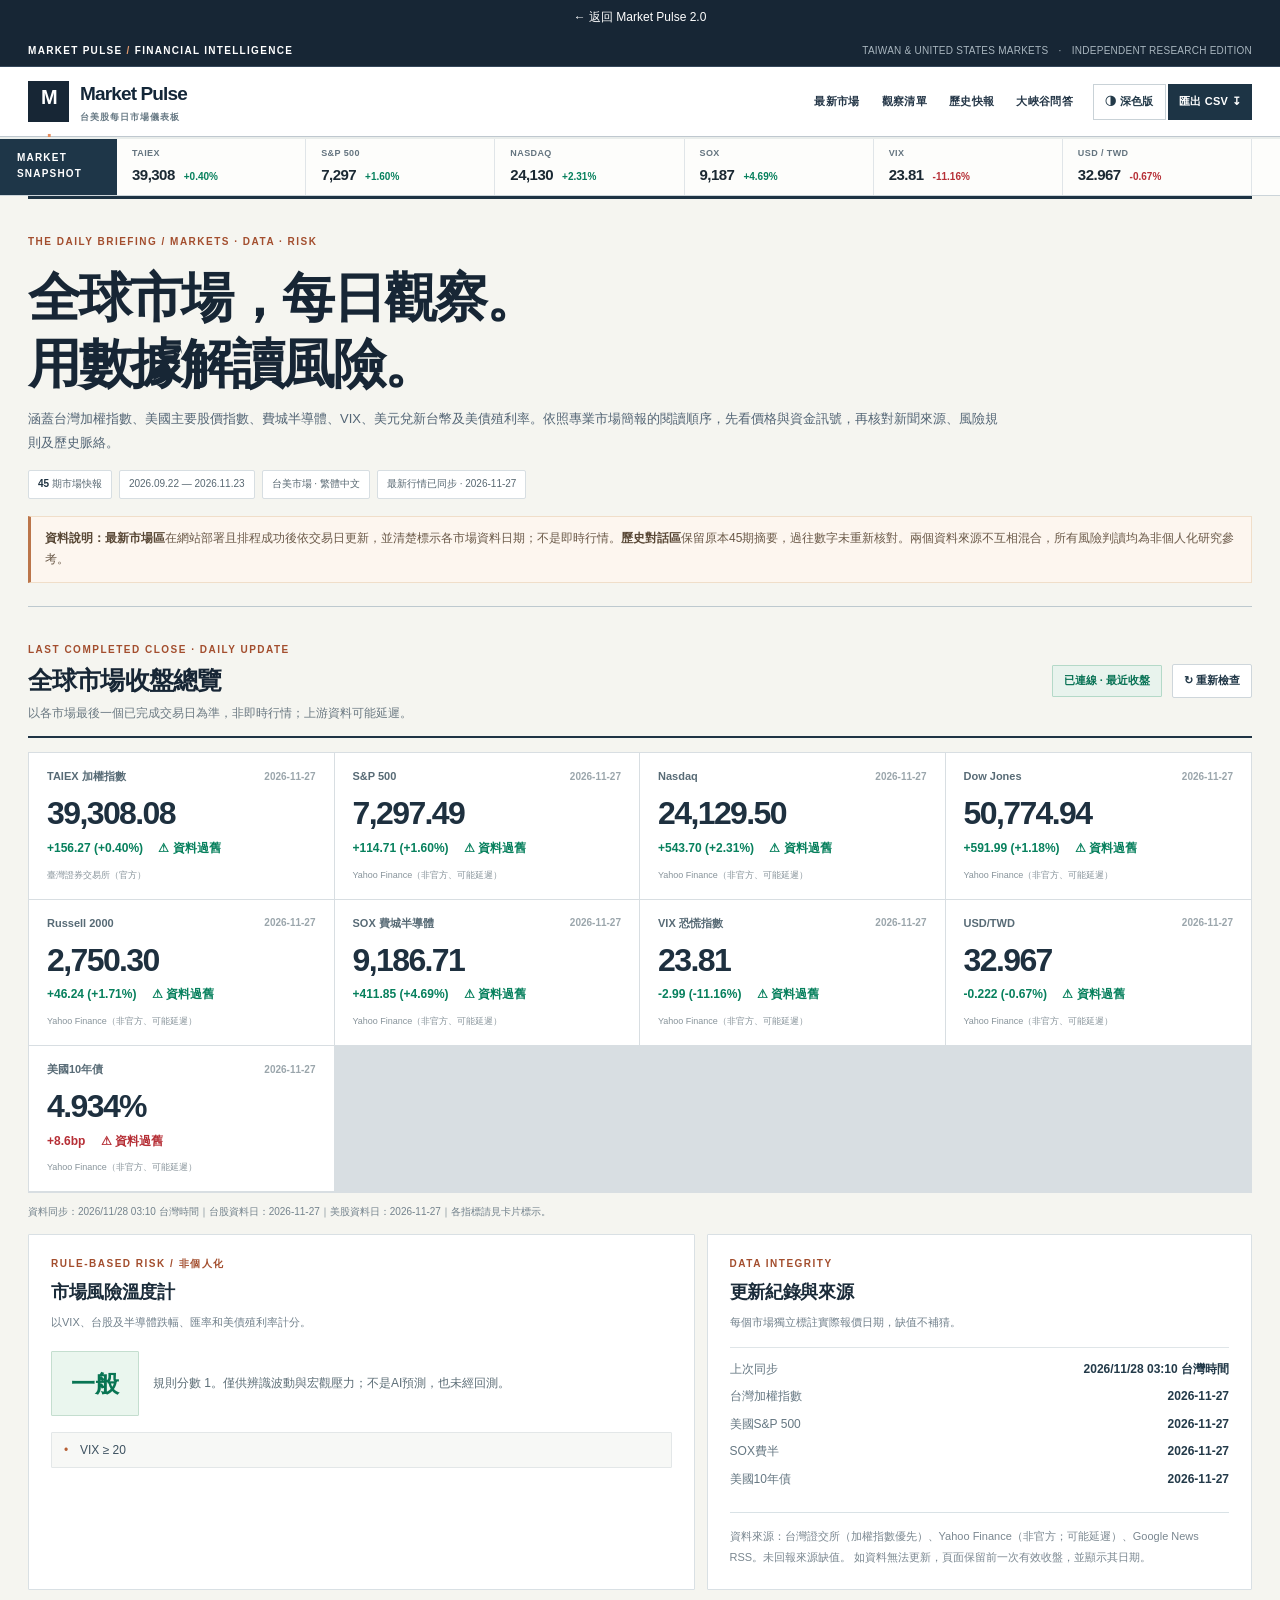
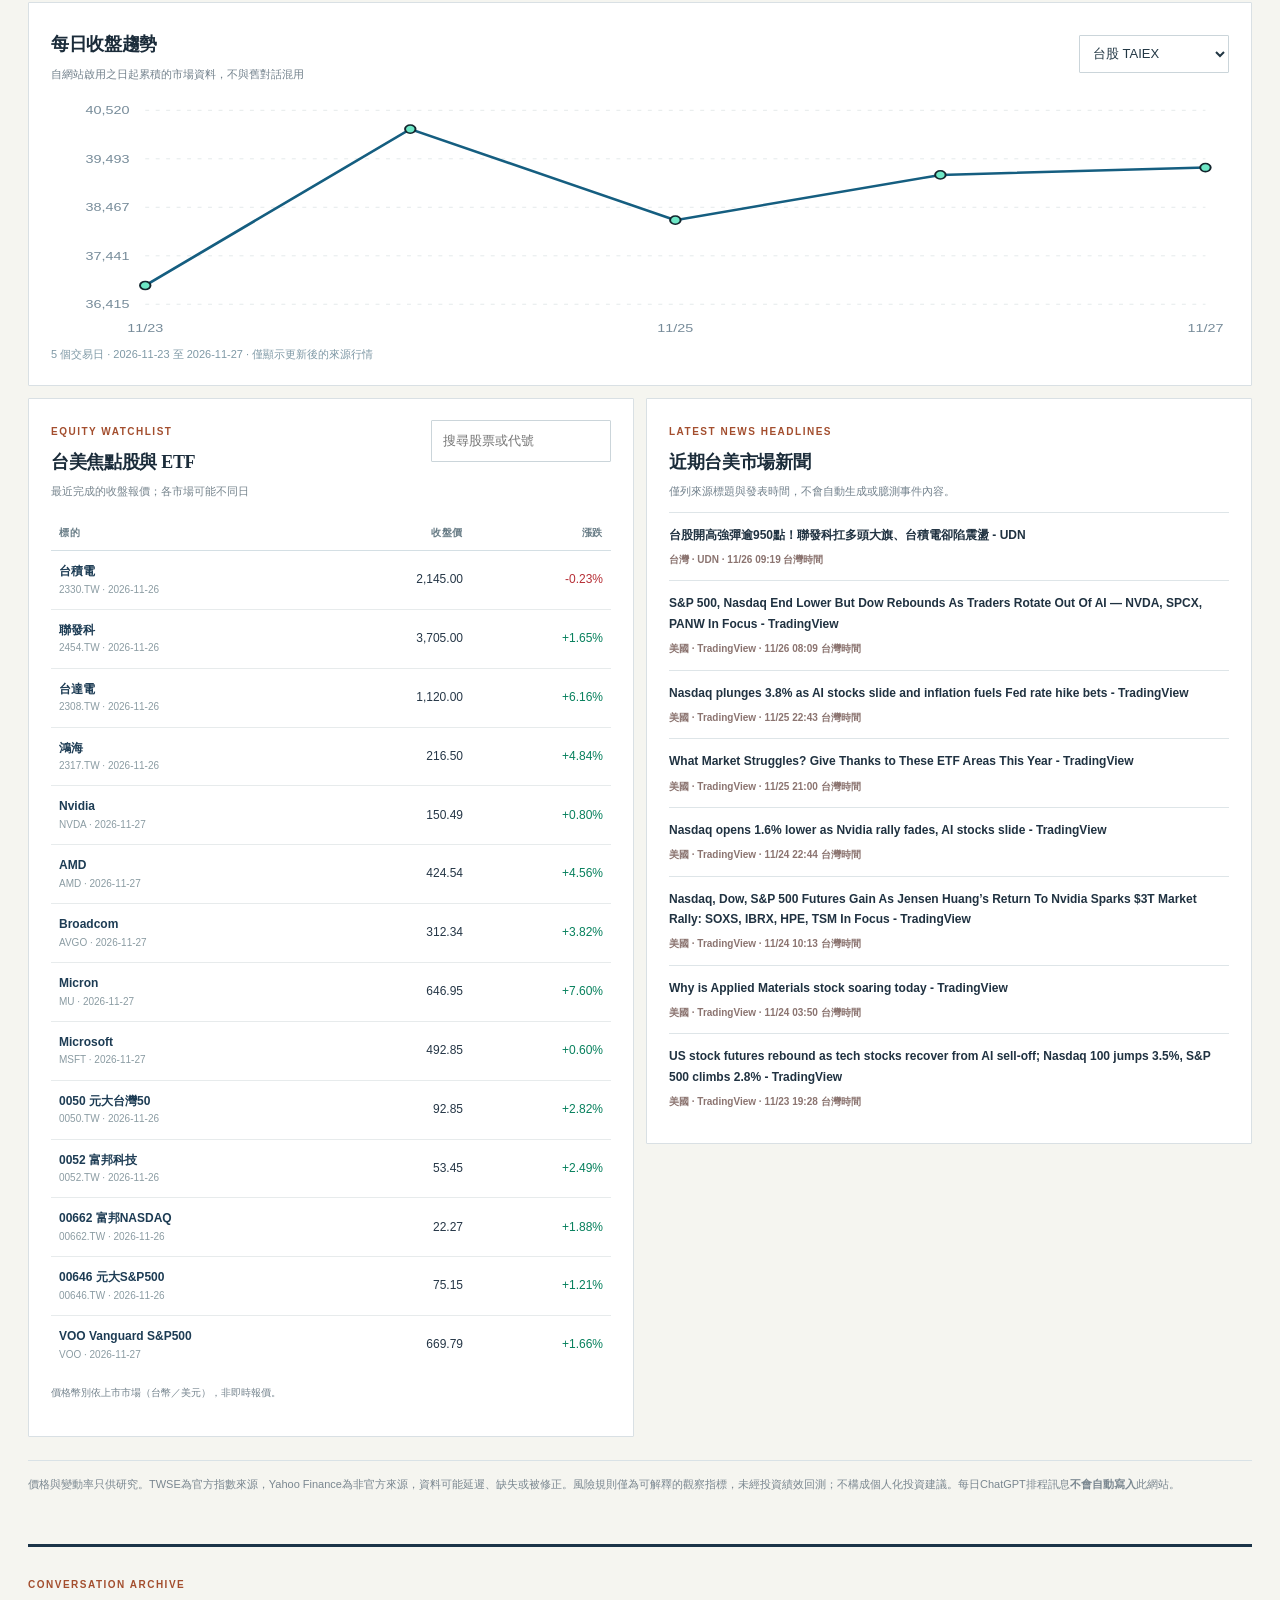
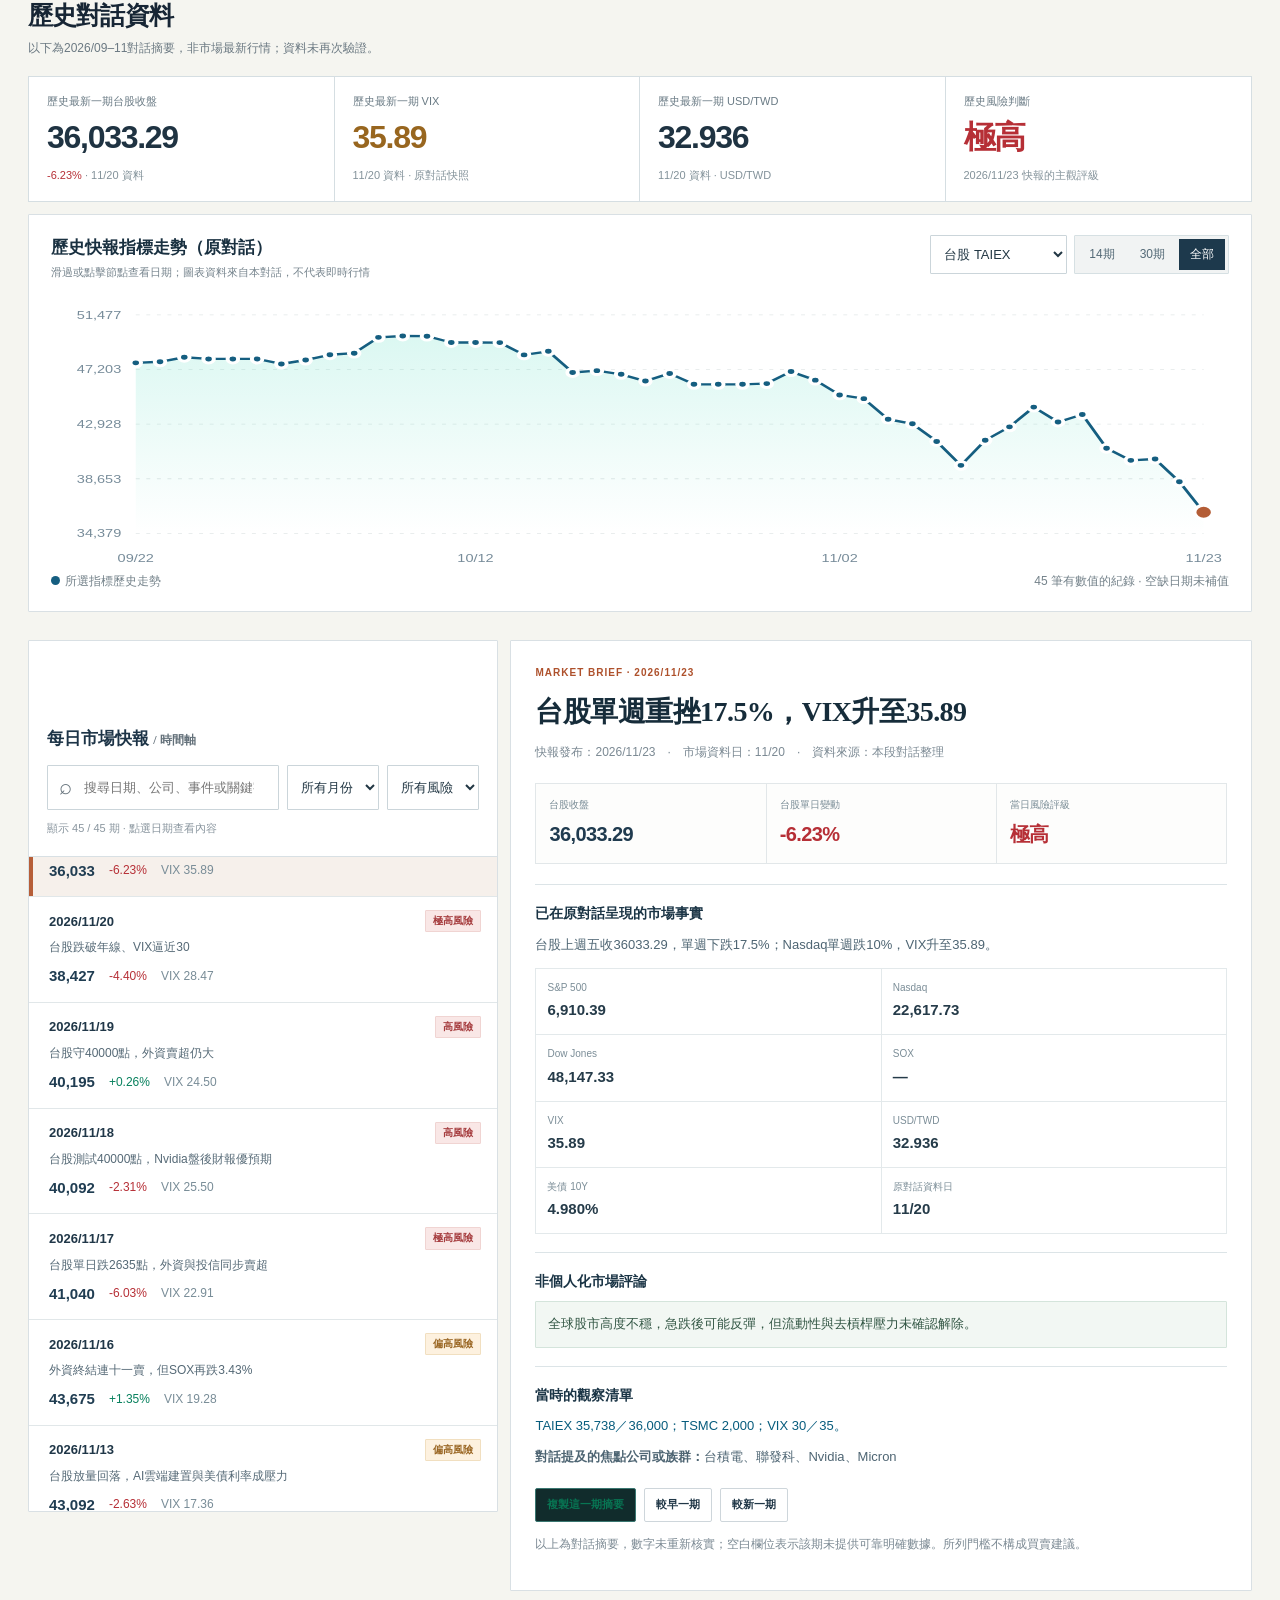
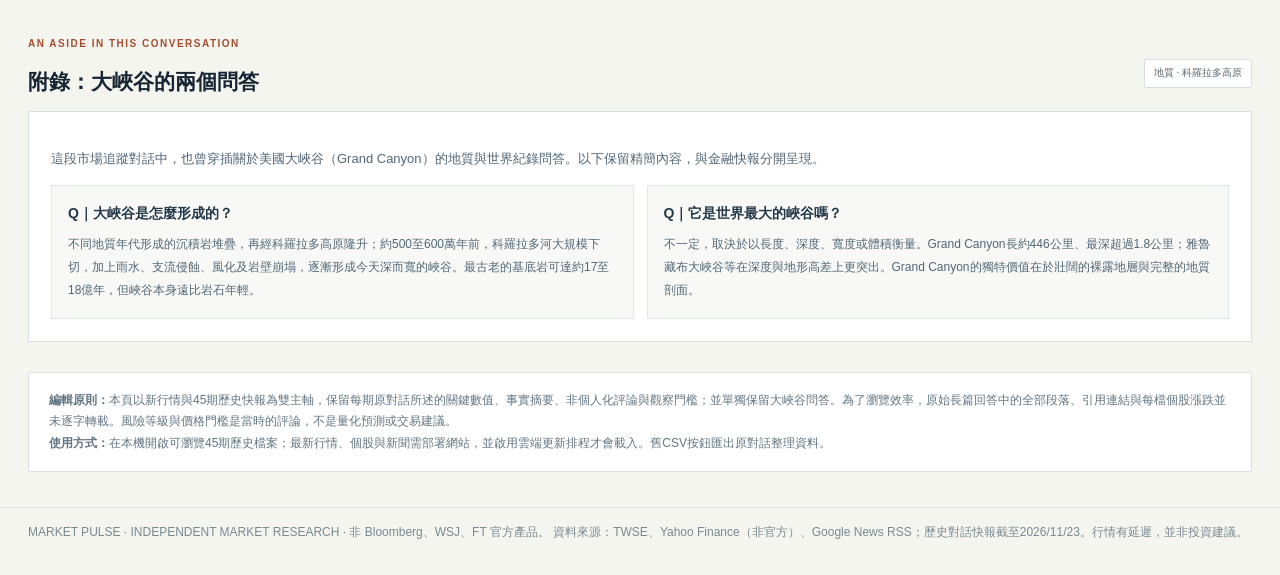
<file: archive.html>
<!doctype html>
<html lang="zh-Hant-TW">
<head>
<meta charset="utf-8">
<meta name="viewport" content="width=device-width, initial-scale=1">
<meta name="theme-color" content="#f5f5f0">
<meta name="description" content="台美股收盤行情每日自動更新，含台股、美股、SOX、VIX、匯率、10年美債、個股追蹤、新聞與歷史快報。">
<title>Market Pulse｜台美股每日市場儀表板</title>
<style>
:root{--bg:#0b131c;--pane:#111e29;--pane2:#162633;--pane3:#1a2d3b;--line:#273b48;--text:#eff6f7;--sub:#92a7b5;--dim:#718894;--mint:#66e5c3;--mint2:#1d7f71;--danger:#fa8792;--warn:#f7c37b;--blue:#8dbbff;--radius:18px;--shadow:0 10px 34px rgba(0,0,0,.12)}
*{box-sizing:border-box}html{scroll-behavior:smooth}body{margin:0;background:var(--bg);color:var(--text);font-family:Inter,-apple-system,BlinkMacSystemFont,"Noto Sans TC","Microsoft JhengHei",sans-serif;line-height:1.6;font-size:14px}button,input,select{font:inherit}button{cursor:pointer}a{color:inherit}button:focus-visible,input:focus-visible,select:focus-visible{outline:2px solid var(--mint);outline-offset:2px}::selection{background:var(--mint2)}
.topbar{border-bottom:1px solid var(--line);background:#0c1720dd;backdrop-filter:blur(14px);position:sticky;top:0;z-index:30}.topwrap{max-width:1370px;padding:14px 28px;margin:auto;display:flex;align-items:center;justify-content:space-between;gap:18px}.brand{display:flex;align-items:center;gap:12px;text-decoration:none;font-size:15px;font-weight:760;letter-spacing:.01em}.logo{display:grid;place-items:center;border:1px solid #438a85;border-radius:12px;height:38px;width:38px;color:var(--mint);background:#132e35;font-weight:800;font-size:17px}.brand small{display:block;color:var(--sub);font-size:10px;font-weight:500;letter-spacing:.1em;text-transform:uppercase}.topactions{display:flex;gap:8px;align-items:center;flex-wrap:wrap}.ghost{border:1px solid var(--line);color:var(--text);border-radius:10px;padding:9px 13px;background:#152631;text-decoration:none;white-space:nowrap}.ghost:hover{background:#203748;border-color:#486473}.ghost.accent{color:var(--mint);border-color:#3a7771;background:#112c2c}.ghost svg{vertical-align:middle; margin-right:4px}
.hero{max-width:1370px;margin:auto;padding:40px 28px 28px}.eyebrow{color:var(--mint);font-size:11px;letter-spacing:.16em;font-weight:750;text-transform:uppercase}.hero h1{font-size:clamp(30px,4vw,49px);line-height:1.15;letter-spacing:-.045em;margin:12px 0;font-weight:790}.hero h1 span{color:var(--mint)}.hero p{color:#b2c2cb;max-width:760px;font-size:15px;margin:12px 0 20px}.meta{display:flex;flex-wrap:wrap;gap:10px}.chip{font-size:12px;border:1px solid var(--line);border-radius:30px;padding:5px 11px;color:var(--sub);background:#10202c}.chip strong{color:var(--text)}.caution{border-left:3px solid var(--warn);background:#29281f;border-radius:0 9px 9px 0;padding:10px 13px;margin-top:22px;color:#e5d7bb;font-size:12px;max-width:1100px}
.dashboard{max-width:1370px;margin:auto;padding:0 28px 28px}.metrics{display:grid;grid-template-columns:repeat(4,minmax(0,1fr));gap:13px}.metric{background:linear-gradient(150deg,#152633,#101d27);border:1px solid var(--line);border-radius:16px;padding:18px;min-height:126px;position:relative;overflow:hidden}.metric:before{position:absolute;content:"";right:-30px;top:-50px;width:110px;height:110px;background:#2d5452;filter:blur(45px);opacity:.2}.metric .label{font-size:12px;color:var(--sub)}.metric .val{font-size:clamp(24px,2.7vw,33px);font-weight:760;letter-spacing:-.04em;margin-top:7px;line-height:1.2;font-variant-numeric:tabular-nums}.metric .foot{font-size:11px;color:var(--sub);margin-top:10px}.positive{color:var(--mint)!important}.negative{color:var(--danger)!important}.warn{color:var(--warn)!important}.card{border:1px solid var(--line);border-radius:var(--radius);background:var(--pane);box-shadow:var(--shadow)}.chartcard{margin-top:14px;padding:20px 22px}.section-head{display:flex;align-items:start;justify-content:space-between;flex-wrap:wrap;gap:10px}.section-head h2{font-size:16px;line-height:1.5;margin:0;font-weight:710}.section-head p{font-size:11px;color:var(--sub);margin:4px 0 0}.chartcontrols{display:flex;gap:7px;flex-wrap:wrap}.select{background:var(--pane2);color:var(--text);border:1px solid var(--line);border-radius:10px;padding:7px 9px;min-height:38px}.range{background:var(--pane2);padding:3px;border-radius:10px;border:1px solid var(--line);display:flex;gap:3px}.range button{border:none;background:transparent;color:var(--sub);padding:6px 11px;border-radius:7px;font-size:12px}.range button.active{background:#2a4350;color:#eef9f9}.graph{height:275px;margin:15px -5px 0;position:relative}.graph svg{display:block;width:100%;height:100%;overflow:visible}.graph .gridline{stroke:#2a3e4a;stroke-dasharray:3 5;stroke-width:.8}.graph .axistext{fill:#8299a6;font-size:11px}.graph .plotline{fill:none;stroke:var(--mint);stroke-width:3;stroke-linecap:round;stroke-linejoin:round}.graph .hover-point{fill:var(--mint);stroke:var(--bg);stroke-width:3;cursor:pointer}.graph .current-point{fill:var(--warn);stroke:var(--bg);stroke-width:3}.graph .gridrect{fill:transparent;cursor:crosshair}.graphlegend{font-size:12px;color:var(--sub);display:flex;gap:12px;flex-wrap:wrap;justify-content:space-between}.legendmark{display:inline-block;width:9px;height:9px;border-radius:50%;background:var(--mint);margin-right:5px}.graphTip{position:absolute;top:12px;right:12px;pointer-events:none;background:#182c38ee;border:1px solid #4a6a72;padding:8px 10px;border-radius:9px;color:#fff;font-size:12px;display:none;z-index:2;max-width:180px}
.main{max-width:1370px;padding:0 28px 40px;margin:auto;display:grid;grid-template-columns:minmax(320px,.92fr) minmax(420px,1.45fr);gap:15px;align-items:start}.listcard{overflow:hidden}.toolbar{padding:20px;border-bottom:1px solid var(--line);position:sticky;top:67px;background:var(--pane);z-index:9}.toolbar h2{font-size:17px;margin:0 0 12px}.toolbar .inputs{display:flex;gap:8px;flex-wrap:wrap}.searchwrap{flex:1;min-width:180px;position:relative}.searchwrap input{padding:11px 11px 11px 36px;background:#0b1924;border:1px solid #334955;color:var(--text);border-radius:10px;outline:none;width:100%}.searchwrap:before{content:'⌕';position:absolute;top:4px;left:12px;color:var(--sub);font-size:22px}.counter{margin:10px 0 0;color:var(--dim);font-size:11px}.timeline{max-height:720px;overflow-y:auto;scrollbar-color:#365161 transparent;scrollbar-width:thin}.entry{border:0;border-bottom:1px solid #233540;background:none;text-align:left;color:inherit;display:block;width:100%;padding:15px 18px 15px 24px;position:relative;transition:background .18s}.entry:before{position:absolute;content:"";left:0;top:0;bottom:0;width:3px;opacity:0;background:var(--mint)}.entry:hover{background:#192c39}.entry.active{background:#1c333d}.entry.active:before{opacity:1}.entrytop{display:flex;align-items:center;justify-content:space-between;gap:12px}.entrydate{color:#d9e7ed;font-weight:720;font-size:13px;font-variant-numeric:tabular-nums}.entrytag{border-radius:6px;padding:2px 7px;font-size:10px;font-weight:700;background:#31414b;color:#c8d6df;white-space:nowrap}.entrytag.r極高{background:#642c36;color:#ffb4b9}.entrytag.r高{background:#53363a;color:#ffbec4}.entrytag.r偏高,.entrytag.r中性偏高{background:#55452e;color:#ffe1ac}.entrytag.r中性{background:#244b43;color:#a8f3d6}.entrytitle{display:block;margin-top:6px;font-size:12px;color:#b3c9d2;line-height:1.5}.entrymini{display:flex;gap:14px;margin-top:8px;align-items:center;font-variant-numeric:tabular-nums;font-size:12px;color:#9ab2be;flex-wrap:wrap}.entrymini strong{color:#eef8f9;font-size:15px}.empty{padding:25px;color:var(--sub);font-size:13px}.detail{padding:26px;min-height:630px;scroll-margin-top:95px}.detaildate{font-size:12px;letter-spacing:.1em;color:var(--mint);font-weight:730}.detail h2{font-size:clamp(20px,2.2vw,26px);line-height:1.4;margin:10px 0 12px;letter-spacing:-.02em}.detailIntro{color:var(--sub);font-size:12px}.detailsumm{display:grid;grid-template-columns:repeat(3,minmax(0,1fr));gap:8px;margin:20px 0}.tile{background:#0e1b26;border:1px solid #253a46;border-radius:12px;padding:12px}.tile .name{font-size:10px;color:var(--sub)}.tile .num{font-size:20px;letter-spacing:-.03em;font-variant-numeric:tabular-nums;font-weight:730;margin-top:5px;white-space:nowrap}.detailsection{border-top:1px solid var(--line);padding-top:17px;margin-top:18px}.detailsection h3{margin:0 0 8px;font-size:14px;color:#fff}.detailsection p{font-size:13px;line-height:1.9;color:#bfd0d7;margin:6px 0}.pnote{background:#253228;border:1px solid #3a5a45;border-radius:10px;padding:10px 12px;color:#d7e9da!important}.watchline{color:var(--mint)!important}.detailsTable{display:grid;grid-template-columns:repeat(2,minmax(0,1fr));gap:1px;background:#253847;border:1px solid #253847;border-radius:12px;overflow:hidden;margin-top:10px}.dataitem{background:#14232f;padding:11px}.dataitem label{display:block;color:var(--sub);font-size:10px}.dataitem strong{display:block;font-size:15px;font-variant-numeric:tabular-nums;line-height:1.8;font-weight:650}.detailactions{display:flex;gap:8px;margin-top:18px;flex-wrap:wrap}.footer{max-width:1370px;margin:0 auto;padding:4px 28px 32px;color:var(--dim);font-size:12px}.footer a{color:var(--mint)}
.appendix{max-width:1370px;margin:5px auto 30px;padding:0 28px}.appendix-head{display:flex;justify-content:space-between;gap:10px;align-items:center;flex-wrap:wrap}.appendix h2{font-size:21px;margin:12px 0}.grand{padding:22px;background:linear-gradient(140deg,#2c312b,#13242e 65%)}.grand p{color:#c9d5d6;line-height:1.9}.grand .qa{display:grid;grid-template-columns:1fr 1fr;gap:13px;margin-top:14px}.qabox{border:1px solid #405158;border-radius:13px;background:#0b1920ad;padding:16px}.qabox b{font-size:14px}.qabox p{font-size:12px;margin:8px 0 0}.note{padding:17px 20px;border:1px solid var(--line);border-radius:14px;background:var(--pane);margin:12px auto 35px;font-size:12px;color:var(--sub);line-height:1.8}.navhint{font-size:12px;color:var(--sub)}
@media(max-width:900px){.main{grid-template-columns:1fr}.timeline{max-height:400px}.toolbar{position:static}.detail{min-height:unset}.metrics{grid-template-columns:repeat(2,minmax(0,1fr))}.grand .qa{grid-template-columns:1fr}}
@media(max-width:560px){.hero{padding:29px 16px 23px}.dashboard,.main,.appendix,.footer{padding-left:16px;padding-right:16px}.topwrap{padding:10px 16px}.brand{font-size:13px}.brand small{font-size:9px}.topactions .hide-mobile{display:none}.hero h1{font-size:32px}.hero p{font-size:13px}.meta{gap:6px}.chip{font-size:10px}.metric{padding:14px;min-height:115px}.metric .val{font-size:25px}.chartcard{padding:17px 12px}.graph{height:230px;margin:10px -5px 0}.chartcontrols{width:100%}.detailsumm{grid-template-columns:repeat(3,minmax(0,1fr));gap:5px}.tile{padding:9px 7px}.tile .num{font-size:17px}.tile .name{font-size:9px}.detail{padding:20px 17px}.entry{padding:12px 14px 12px 18px}.footer{padding-bottom:28px}.topactions .ghost{padding:7px 9px;font-size:11px}.graphlegend{font-size:10px}}
@media print{.topbar,.topactions,.toolbar,.chartcontrols,.detailactions,.caution,.graphTip{display:none!important}.main{display:block}.listcard{display:none}.detail{border:none;min-height:0}.metrics{grid-template-columns:repeat(4,1fr)}body{background:white;color:#17222b}.card,.metric,.tile,.dataitem{background:white;color:#17222b;border:1px solid #ddd;box-shadow:none}.detailsection p{color:#25303a}.hero p{color:#333}.appendix{break-before:page}}
</style>

<style id="live-css">
.live-section{max-width:1370px;margin:0 auto;padding:0 28px 48px;scroll-margin-top:85px}.livehead{display:flex;align-items:center;justify-content:space-between;gap:14px;flex-wrap:wrap;margin:10px 0 17px}.section-kicker{color:var(--mint);letter-spacing:.13em;font-size:11px;font-weight:760}.livehead h2,.archive-head h2{font-size:24px;line-height:1.3;margin:5px 0 6px;letter-spacing:-.025em}.livehead p,.archive-head p{font-size:12px;color:var(--sub);margin:0}.statusbar{display:flex;align-items:center;gap:10px;flex-wrap:wrap}.sync-pill{font-size:11px;border:1px solid #6f5740;background:#2d2b23;color:#f4cb89;border-radius:30px;padding:6px 11px}.sync-pill.ok{color:#8af1d2;border-color:#366b63;background:#18362f}.sync-pill.bad{color:#ffabb5;border-color:#79515b;background:#39252c}.live-metrics{display:grid;grid-template-columns:repeat(4,minmax(0,1fr));gap:12px}.live-tile{border:1px solid var(--line);border-radius:15px;background:linear-gradient(155deg,#162a36,#101e29);padding:17px 18px;min-width:0}.live-tile .q-name{font-size:12px;color:#a9bfcb;display:flex;align-items:center;justify-content:space-between;gap:8px}.live-tile .q-name small{font-size:10px;color:#708c99}.live-tile .q-val{font-size:clamp(21px,2.6vw,30px);font-weight:760;letter-spacing:-.04em;font-variant-numeric:tabular-nums;line-height:1.4;margin-top:8px;white-space:nowrap}.live-tile .q-change{font-size:12px;margin-top:4px;min-height:17px}.live-tile .q-source{font-size:10px;color:#758d9b;margin-top:9px;min-height:16px}.live-tile.empty .q-val{color:#526c7c}.micro{font-size:11px;color:var(--sub);margin:10px 0 0;line-height:1.8}.livegrid{display:grid;grid-template-columns:1.1fr .9fr;gap:14px;margin-top:14px}.live-panel{padding:21px 23px}.panel-heading{font-size:16px;font-weight:710;margin:0 0 5px}.subheading{font-size:12px;color:var(--sub);margin:0}.risk-box{display:flex;align-items:center;gap:14px;margin-top:18px}.risk-value{border-radius:12px;background:#242e30;border:1px solid #38505a;font-size:25px;font-weight:780;padding:15px 23px;white-space:nowrap}.risk-value.高,.risk-value.極高{color:#ffb0b9;background:#3b2630;border-color:#6d3e48}.risk-value.偏高{color:#fbd49a;background:#3a3127;border-color:#69583b}.risk-value.一般{color:var(--mint);background:#183a34;border-color:#32685c}.risk-explain{font-size:12px;color:var(--sub);line-height:1.9}.signals{list-style:none;padding:0;margin:16px 0 0;display:grid;gap:8px}.signals li{font-size:12px;line-height:1.7;padding:7px 10px 7px 28px;background:#152632;border-radius:8px;border:1px solid #29404e;position:relative}.signals li:before{content:'•';position:absolute;left:12px;color:var(--mint)}.sync-detail{border-top:1px solid var(--line);margin-top:15px;padding-top:12px;display:grid;gap:8px}.sync-row{display:flex;justify-content:space-between;gap:10px;font-size:12px;color:#9eb4c0}.sync-row b{color:#deedf0;font-weight:600}.live-chart-card{margin-top:14px;padding:20px 22px}.lc-head{display:flex;align-items:center;justify-content:space-between;gap:10px;flex-wrap:wrap}.lc-head select{min-width:150px}.live-graph{height:245px;margin-top:12px;position:relative}.live-graph svg{display:block;height:100%;width:100%;overflow:visible}.live-graph .axis{font-size:11px;fill:#7e98a5}.live-graph .grid{stroke:#2a4050;stroke-dasharray:3 6;stroke-width:.75}.live-graph .chartline{stroke:#67e2c3;stroke-width:2.8;fill:none}.graphlinearea{fill:#66e5c3;opacity:.06}.live-newsgrid{display:grid;grid-template-columns:1fr 1fr;gap:14px;margin-top:14px;align-items:start}.search-small{border-radius:9px;border:1px solid #314a59;padding:9px 11px;background:#0d1d28;color:#e5eff2;width:180px;max-width:100%}.quote-table{width:100%;border-collapse:collapse;margin-top:15px;table-layout:fixed}.quote-table th{font-size:10px;color:#819aa8;text-align:left;font-weight:600;padding:9px 8px;border-bottom:1px solid #304652}.quote-table td{font-size:12px;color:#d9e8ec;border-bottom:1px solid #233a48;padding:11px 8px}.quote-table th:nth-child(2),.quote-table td:nth-child(2),.quote-table th:nth-child(3),.quote-table td:nth-child(3){text-align:right}.quote-table td a{color:#e4f4f3;text-decoration:none;font-weight:600}.quote-table td small{display:block;color:#77919e;font-size:10px}.quote-table tr:last-child td{border-bottom:none}.newsfeed{margin-top:14px;display:grid;gap:7px}.newsitem{border:1px solid #273c48;border-radius:11px;padding:12px 13px;display:block;color:inherit;text-decoration:none;background:#12222d}.newsitem:hover{border-color:#4c7e80;background:#1a303c}.newsitem h4{margin:0 0 7px;font-size:12px;font-weight:640;line-height:1.65}.newsitem .source{font-size:10px;color:#92adb8}.empty-message{color:#90a8b5;background:#142632;border-radius:10px;padding:16px;font-size:12px;line-height:1.9;margin-top:15px}.archive-head{padding:34px 0 18px;scroll-margin-top:85px}.live-fineprint{font-size:11px;color:#92aabb;line-height:1.9;margin:17px 0 0}.live-fineprint a{color:#9eead2}.live-chart-card .chart-note{font-size:11px;color:#7f99a6;margin:6px 0 0}.live-tile a{text-decoration:none}.live-tile a:hover{text-decoration:underline}.live-latest-link{font-size:11px;color:#a7e8d6;text-decoration:none}.live-latest-link:hover{text-decoration:underline}
@media(max-width:1000px){.live-metrics{grid-template-columns:repeat(2,minmax(0,1fr))}.livegrid{grid-template-columns:1fr 1fr}.live-newsgrid{grid-template-columns:1fr 1fr}}
@media(max-width:720px){.live-section{padding:0 16px 36px}.live-metrics{gap:9px}.live-tile{padding:14px 12px}.live-tile .q-name{font-size:11px}.live-tile .q-val{font-size:23px}.livegrid,.live-newsgrid{grid-template-columns:1fr;gap:10px}.live-panel{padding:17px}.live-chart-card{padding:18px 14px}.livehead h2,.archive-head h2{font-size:21px}.quote-table td{padding:10px 5px}.live-chart-card .chart-note{font-size:10px}.archive-head{padding-top:26px}.risk-box{gap:10px}.risk-value{font-size:23px;padding:11px 17px}}
</style>
<link rel="stylesheet" href="assets/institutional.css?v=20261123-2">
<style>.v2return{display:block;background:#172635;color:#fff!important;text-align:center;padding:8px;text-decoration:none;font-size:12px}</style></head>
<body><a class="v2return" href="./">← 返回 Market Pulse 2.0</a>
<div class="utilitybar"><div class="utility-inner"><strong>MARKET PULSE <span style="color:#df986c">/</span> FINANCIAL INTELLIGENCE</strong><span class="utility-right">TAIWAN &amp; UNITED STATES MARKETS　·　INDEPENDENT RESEARCH EDITION</span></div></div>
<header class="topbar">
  <div class="topwrap">
    <a class="brand" href="#overview"><span class="logo">M<span style="color:#f7bd79">.</span></span><span>Market Pulse<small>台美股每日市場儀表板</small></span></a>
    <div class="topactions"><a class="ghost hide-mobile" href="#live">最新市場</a><a class="ghost hide-mobile" href="#watch-panel">觀察清單</a><a class="ghost hide-mobile" href="#archive">歷史快報</a><a class="ghost hide-mobile" href="#grand">大峽谷問答</a><button id="themeToggle" class="ghost" type="button" aria-label="切換淺色或深色版">◑ 深色版</button><button id="exportBtn" class="ghost accent" title="匯出全部45期資料">匯出 CSV ↧</button></div>
  </div>
</header>
<div class="market-ribbon" aria-label="市場最近收盤快覽"><div class="market-ribbon-inner"><div class="ribbon-label">MARKET<br>SNAPSHOT</div><div class="ribbon-scroller" id="ribbonQuotes" aria-live="polite"><div class="ribbon-quote"><div class="sym">TAIEX</div><div class="rline"><strong>—</strong></div></div></div></div></div>
<section class="hero" id="overview">
  <div class="eyebrow">THE DAILY BRIEFING / MARKETS · DATA · RISK</div>
  <h1>全球市場，每日觀察。<br><span>用數據解讀風險。</span></h1>
  <p>涵蓋台灣加權指數、美國主要股價指數、費城半導體、VIX、美元兌新台幣及美債殖利率。依照專業市場簡報的閱讀順序，先看價格與資金訊號，再核對新聞來源、風險規則及歷史脈絡。</p>
  <div class="meta"><span class="chip"><strong id="metaCount">45</strong> 期市場快報</span><span class="chip">2026.09.22 — 2026.11.23</span><span class="chip">台美市場 · 繁體中文</span><span class="chip" id="connectionChip">尚待啟用資料更新</span></div>
  <div class="caution"><strong>資料說明：</strong><strong>最新市場區</strong>在網站部署且排程成功後依交易日更新，並清楚標示各市場資料日期；不是即時行情。<strong>歷史對話區</strong>保留原本45期摘要，過往數字未重新核對。兩個資料來源不互相混合，所有風險判讀均為非個人化研究參考。</div>
</section>

<section class="live-section" id="live" aria-label="每日更新的市場資料">
  <div class="livehead"><div><span class="section-kicker">LAST COMPLETED CLOSE · DAILY UPDATE</span><h2>全球市場收盤總覽</h2><p>以各市場最後一個已完成交易日為準，非即時行情；上游資料可能延遲。</p></div><div class="statusbar"><span class="sync-pill" id="syncStatus">資料更新尚未啟用</span><button class="ghost" id="refreshLive" type="button">↻ 重新檢查</button></div></div>
  <div class="live-metrics" id="liveMetrics" aria-live="polite">
    <div class="live-tile empty"><div class="q-name">台股 TAIEX</div><div class="q-val">—</div><div class="q-change">待更新</div></div>
    <div class="live-tile empty"><div class="q-name">S&P 500</div><div class="q-val">—</div><div class="q-change">待更新</div></div>
    <div class="live-tile empty"><div class="q-name">Nasdaq</div><div class="q-val">—</div><div class="q-change">待更新</div></div>
    <div class="live-tile empty"><div class="q-name">Dow Jones</div><div class="q-val">—</div><div class="q-change">待更新</div></div>
  </div>
  <p class="micro" id="marketAsOf">資料尚未同步。若以本機檔案開啟，仍可使用下方的歷史對話區；要自動更新，須先部署至網站並啟用排程。</p>
  <div class="livegrid">
    <article class="card live-panel" aria-label="規則式風險訊號"><div class="section-kicker">RULE-BASED RISK / 非個人化</div><h3 class="panel-heading">市場風險溫度計</h3><p class="subheading">以VIX、台股及半導體跌幅、匯率和美債殖利率計分。</p><div class="risk-box"><div class="risk-value" id="riskLevel">未啟用</div><div class="risk-explain" id="riskExplain">每日資料更新成功後計算。這是透明條件規則，不是AI預測，也不代表買賣訊號。</div></div><ul class="signals" id="riskSignals"><li>等待可核實的行情資料</li></ul></article>
    <article class="card live-panel" aria-label="更新紀錄與資料來源"><div class="section-kicker">DATA INTEGRITY</div><h3 class="panel-heading">更新紀錄與來源</h3><p class="subheading">每個市場獨立標註實際報價日期，缺值不補猜。</p><div class="sync-detail" id="syncDetail"><div class="sync-row"><span>資料排程</span><b>尚未啟用</b></div><div class="sync-row"><span>台灣收盤</span><b>—</b></div><div class="sync-row"><span>美國收盤</span><b>—</b></div></div><div class="live-fineprint" id="liveWarnings">行情：台灣證交所（優先）及 Yahoo Finance 非官方報價；新聞來自原始RSS標題。GitHub Actions於平日台灣時間09:15與17:45嘗試更新，排程可能延遲或因來源失敗而保留前次資料。</div></article>
  </div>
  <article class="card live-chart-card" aria-label="每天收盤紀錄圖表"><div class="lc-head"><div><h3 class="panel-heading">每日收盤趨勢</h3><p class="subheading">自網站啟用之日起累積的市場資料，不與舊對話混用</p></div><select id="liveChartSelect" class="select" aria-label="選擇最新數據趨勢"><option value="taiex">台股 TAIEX</option><option value="sox">SOX 費半</option><option value="vix">VIX</option><option value="sp500">S&P 500</option><option value="nasdaq">Nasdaq</option><option value="usd_twd">USD/TWD</option><option value="us10y">美國10年債</option></select></div><div class="live-graph" id="liveChart"><div class="empty-message">第一次排程成功後會新增第一筆收盤紀錄，累積兩期以上即可顯示走勢。</div></div><p class="chart-note" id="liveChartNote">尚無自動更新的歷史資料</p></article>
  <div class="live-newsgrid">
    <article class="card live-panel" id="watch-panel"><div class="section-head"><div><span class="section-kicker">EQUITY WATCHLIST</span><h3 class="panel-heading">台美焦點股與 ETF</h3><p class="subheading">最近完成的收盤報價；各市場可能不同日</p></div><input class="search-small" id="watchSearch" type="search" placeholder="搜尋股票或代號" aria-label="搜尋觀察股"></div><div id="watchList"><div class="empty-message">待資料排程啟用後顯示個股收盤行情。</div></div></article>
    <article class="card live-panel" aria-label="最新新聞來源"><span class="section-kicker">LATEST NEWS HEADLINES</span><h3 class="panel-heading">近期台美市場新聞</h3><p class="subheading">僅列來源標題與發表時間，不會自動生成或臆測事件內容。</p><div class="newsfeed" id="latestNews"><div class="empty-message">待資料排程啟用後顯示新聞來源。</div></div></article>
  </div>
  <p class="live-fineprint">價格與變動率只供研究。TWSE為官方指數來源，Yahoo Finance為非官方來源，資料可能延遲、缺失或被修正。風險規則僅為可解釋的觀察指標，未經投資績效回測；不構成個人化投資建議。每日ChatGPT排程訊息<strong>不會自動寫入</strong>此網站。</p>
</section>

<section class="dashboard" id="history-overview" aria-label="歷史快報指標總覽"><div class="archive-head"><span class="section-kicker">CONVERSATION ARCHIVE</span><h2>歷史對話資料</h2><p>以下為2026/09–11對話摘要，非市場最新行情；資料未再次驗證。</p></div>
  <div class="metrics">
    <div class="metric"><div class="label">歷史最新一期台股收盤</div><div class="val" id="latestTaiex">—</div><div class="foot" id="latestTaiexFoot">—</div></div>
    <div class="metric"><div class="label">歷史最新一期 VIX</div><div class="val warn" id="latestVix">—</div><div class="foot" id="latestVixFoot">—</div></div>
    <div class="metric"><div class="label">歷史最新一期 USD/TWD</div><div class="val" id="latestFx">—</div><div class="foot" id="latestFxFoot">—</div></div>
    <div class="metric"><div class="label">歷史風險判斷</div><div class="val negative" id="latestRisk">—</div><div class="foot" id="latestRiskFoot">—</div></div>
  </div>
  <div class="card chartcard">
    <div class="section-head"><div><h2>歷史快報指標走勢（原對話）</h2><p>滑過或點擊節點查看日期；圖表資料來自本對話，不代表即時行情</p></div><div class="chartcontrols"><select id="metricSel" class="select" aria-label="指標切換"><option value="taiex">台股 TAIEX</option><option value="sox">費城半導體 SOX</option><option value="vix">VIX</option><option value="fx">USD/TWD</option><option value="yield10">美國10年債 (%)</option><option value="nasdaq">Nasdaq</option></select><div class="range" role="group" aria-label="時間區間"><button data-range="14">14期</button><button data-range="30">30期</button><button class="active" data-range="all">全部</button></div></div></div>
    <div class="graph" id="graph" role="img" aria-label="可互動市場走勢圖"><div class="graphTip" id="graphTip"></div></div>
    <div class="graphlegend"><span><span class="legendmark"></span>所選指標歷史走勢</span><span id="chartHint">點擊圖中節點可開啟對應快報</span></div>
  </div>
</section>
<main class="main" id="archive">
  <section class="card listcard" aria-label="市場快報列表">
    <div class="toolbar"><h2>每日市場快報 <span class="navhint">/ 時間軸</span></h2><div class="inputs"><div class="searchwrap"><input id="search" type="search" placeholder="搜尋日期、公司、事件或關鍵字..." aria-label="搜尋快報" autocomplete="off"></div><select id="month" class="select" aria-label="月份"><option value="all">所有月份</option><option value="2026-11">11 月</option><option value="2026-10">10 月</option><option value="2026-09">9 月</option></select><select id="risk" class="select" aria-label="風險"><option value="all">所有風險</option><option value="極高">極高</option><option value="高">高</option><option value="偏高">偏高</option><option value="中性偏高">中性偏高</option><option value="中性">中性</option></select></div><p class="counter" id="resultCount">—</p></div>
    <div class="timeline" id="entries"></div>
  </section>
  <section class="card detail" id="detail" aria-live="polite"><p>選擇左側日期以查看快報摘要。</p></section>
</main>
<section id="grand" class="appendix">
  <div class="appendix-head"><div><div class="eyebrow">An aside in this conversation</div><h2>附錄：大峽谷的兩個問答</h2></div><span class="chip">地質 · 科羅拉多高原</span></div>
  <div class="card grand"><p>這段市場追蹤對話中，也曾穿插關於美國大峽谷（Grand Canyon）的地質與世界紀錄問答。以下保留精簡內容，與金融快報分開呈現。</p><div class="qa">
    <div class="qabox"><b>Q｜大峽谷是怎麼形成的？</b><p>不同地質年代形成的沉積岩堆疊，再經科羅拉多高原隆升；約500至600萬年前，科羅拉多河大規模下切，加上雨水、支流侵蝕、風化及岩壁崩塌，逐漸形成今天深而寬的峽谷。最古老的基底岩可達約17至18億年，但峽谷本身遠比岩石年輕。</p></div>
    <div class="qabox"><b>Q｜它是世界最大的峽谷嗎？</b><p>不一定，取決於以長度、深度、寬度或體積衡量。Grand Canyon長約446公里、最深超過1.8公里；雅魯藏布大峽谷等在深度與地形高差上更突出。Grand Canyon的獨特價值在於壯闊的裸露地層與完整的地質剖面。</p></div>
  </div></div>
</section>
<section class="appendix"><div class="note"><b>編輯原則：</b>本頁以新行情與45期歷史快報為雙主軸，保留每期原對話所述的關鍵數值、事實摘要、非個人化評論與觀察門檻；並單獨保留大峽谷問答。為了瀏覽效率，原始長篇回答中的全部段落、引用連結與每檔個股漲跌並未逐字轉載。風險等級與價格門檻是當時的評論，不是量化預測或交易建議。<br><b>使用方式：</b>在本機開啟可瀏覽45期歷史檔案；最新行情、個股與新聞需部署網站，並啟用雲端更新排程才會載入。舊CSV按鈕匯出原對話整理資料。</div></section>
<footer class="footer">MARKET PULSE · INDEPENDENT MARKET RESEARCH · 非 Bloomberg、WSJ、FT 官方產品。 資料來源：TWSE、Yahoo Finance（非官方）、Google News RSS；歷史對話快報截至2026/11/23。行情有延遲，並非投資建議。</footer>
<script id="market-data" type="application/json">[
  {
    "date": "2026-09-22",
    "marketDate": "09/21",
    "taiex": 47718.84,
    "pct": 1.14,
    "sp": 7764.7,
    "nasdaq": 27122.09,
    "dow": 52048.83,
    "sox": null,
    "vix": 15.0,
    "fx": 31.758,
    "yield10": 4.99,
    "risk": "中性",
    "headline": "Nasdaq創高，SOX強漲，台股逼近歷史高點",
    "facts": "Nasdaq、SOX與台股同步轉強；油價與10年債殖利率下降，外資買超與台幣升值。",
    "commentary": "宏觀阻力降溫，短線仍需留意半導體急漲後的追價風險。",
    "watch": "TAIEX 47,741／48,000；TSMC 2,500；10Y 5%；Brent 100美元。",
    "stocks": "台積電、聯發科、Micron、SOX"
  },
  {
    "date": "2026-09-23",
    "marketDate": "09/22",
    "taiex": 47800.17,
    "pct": 0.17,
    "sp": 7764.64,
    "nasdaq": 27244.28,
    "dow": 51863.69,
    "sox": 12642.0,
    "vix": 14.28,
    "fx": 31.708,
    "yield10": 4.953,
    "risk": "中性",
    "headline": "台股衝高回落，SOX六連漲與外資連買",
    "facts": "TAIEX盤中衝至48,601後回落，收盤仍創新高；SOX已連六日上漲。",
    "commentary": "強勢行情出現長上影與高檔換手，短線過熱度上升。",
    "watch": "TAIEX 47,700／48,000；TSMC 2,460／2,500；SOX 12,642。",
    "stocks": "台積電、聯發科、Micron、SanDisk"
  },
  {
    "date": "2026-09-24",
    "marketDate": "09/23",
    "taiex": 48157.29,
    "pct": 0.75,
    "sp": 7706.05,
    "nasdaq": 26936.04,
    "dow": 51511.59,
    "sox": null,
    "vix": 15.0,
    "fx": 31.716,
    "yield10": 5.106,
    "risk": "中性偏高",
    "headline": "美債殖利率突破5%，油價再度走高",
    "facts": "美國強勁PMI與債券標售壓力推升10年債至5.106%；Brent回到103美元以上。",
    "commentary": "股票仍偏強，但債券市場重新發出宏觀警報。",
    "watch": "10Y 5%／5.15%；TAIEX 48,000；TSMC 2,500。",
    "stocks": "台積電、創意、Nvidia"
  },
  {
    "date": "2026-09-25",
    "marketDate": "09/24",
    "taiex": 48024.6,
    "pct": -0.28,
    "sp": 7704.13,
    "nasdaq": 26939.37,
    "dow": 51349.98,
    "sox": 12492.54,
    "vix": 15.67,
    "fx": 31.78,
    "yield10": 5.16,
    "risk": "偏高",
    "headline": "股票有韌性，但長債殖利率持續攀升",
    "facts": "美國長債殖利率約5.16%，全球債券持續承壓；台股法人由買轉賣、台幣貶值。",
    "commentary": "債市與股市背離；須觀察外資資金流是否繼續惡化。",
    "watch": "10Y 5.2%／5.25%；TAIEX 47,750／48,000；USD/TWD 32。",
    "stocks": "台積電、聯發科、AMD"
  },
  {
    "date": "2026-09-28",
    "marketDate": "09/25 美股／09/24 台股",
    "taiex": 48024.6,
    "pct": -0.28,
    "sp": 7743.41,
    "nasdaq": 27068.72,
    "dow": 51828.62,
    "sox": 12668.93,
    "vix": 14.87,
    "fx": 31.78,
    "yield10": 5.17,
    "risk": "中性偏高",
    "headline": "美股週五反彈，台股假期後重新開盤",
    "facts": "美股週五SOX反彈1.41%，VIX回到14字頭，但10年債仍約5.17%。",
    "commentary": "股票恢復risk-on，長債殖利率仍是估值壓力來源。",
    "watch": "TAIEX 47,750／48,000；10Y 5%；SOX 12,690。",
    "stocks": "台積電、Microsoft、SOX"
  },
  {
    "date": "2026-09-29",
    "marketDate": "09/28 美股／09/24 台股",
    "taiex": 48024.6,
    "pct": -0.28,
    "sp": 7683.69,
    "nasdaq": 26820.38,
    "dow": 51481.51,
    "sox": 12465.0,
    "vix": 16.09,
    "fx": 31.8,
    "yield10": 5.23,
    "risk": "偏高",
    "headline": "台股連假後復市，美債10年期逼近5.25%",
    "facts": "美債10年期盤中觸及5.27%；週一SOX下跌約1.6%，台股即將假期後重開。",
    "commentary": "宏觀壓力持續；需避免將休市期間美股走勢等同台股必然補跌。",
    "watch": "TAIEX 47,750／48,000；10Y 5.25%／5.33%；USD/TWD 32。",
    "stocks": "Nvidia、AMD、Micron"
  },
  {
    "date": "2026-09-30",
    "marketDate": "09/29",
    "taiex": 47631.96,
    "pct": -0.82,
    "sp": 7670.84,
    "nasdaq": 26797.54,
    "dow": 51349.92,
    "sox": null,
    "vix": 16.0,
    "fx": 31.876,
    "yield10": 5.255,
    "risk": "偏高",
    "headline": "台股外資賣超擴大，美元兌台幣逼近32",
    "facts": "台股外資轉為大幅賣超、台幣走弱；美國10年債盤中接近5.30%。",
    "commentary": "外資與匯率共同轉弱，台股風險偏高，但AI股尚未全面走空。",
    "watch": "TAIEX 47,500；TSMC 2,450；USD/TWD 32；10Y 5.30%。",
    "stocks": "台積電、聯發科、Meta"
  },
  {
    "date": "2026-10-01",
    "marketDate": "09/30",
    "taiex": 47940.13,
    "pct": 0.65,
    "sp": 7651.54,
    "nasdaq": 26861.06,
    "dow": 50906.05,
    "sox": null,
    "vix": 16.5,
    "fx": 31.852,
    "yield10": 5.3,
    "risk": "偏高",
    "headline": "PCE溫和但美債殖利率仍居高位",
    "facts": "美國PCE數據偏溫和，Fed升息機率下降；台股外資回補。",
    "commentary": "利率預期改善，但長債殖利率仍高，股市反彈需資金面確認。",
    "watch": "TAIEX 48,000／48,380；10Y 5.30%；USD/TWD 32。",
    "stocks": "Micron、台積電、AMD"
  },
  {
    "date": "2026-10-02",
    "marketDate": "10/01",
    "taiex": 48353.49,
    "pct": 0.86,
    "sp": 7666.45,
    "nasdaq": 26871.6,
    "dow": 50926.56,
    "sox": null,
    "vix": 16.4,
    "fx": 31.842,
    "yield10": 5.23,
    "risk": "中性偏高",
    "headline": "台股創高、台積電突破2500；SOX轉強",
    "facts": "台股創收盤新高，台積電站上2500；美國SOX上漲。",
    "commentary": "半導體動能改善，仍需確認長債殖利率是否見頂。",
    "watch": "TAIEX 48,000；TSMC 2,500；10Y 5.30%。",
    "stocks": "台積電、Micron、SOX"
  },
  {
    "date": "2026-10-05",
    "marketDate": "10/02",
    "taiex": 48475.74,
    "pct": 0.25,
    "sp": 7722.72,
    "nasdaq": 27190.86,
    "dow": 51176.96,
    "sox": 13136.67,
    "vix": 15.31,
    "fx": 31.83,
    "yield10": 5.277,
    "risk": "中性",
    "headline": "美國弱非農提振半導體，SOX單日上漲2.4%",
    "facts": "弱非農帶動美股科技與半導體上漲，台股續創高。",
    "commentary": "股票風險偏好提升；長債殖利率高位仍可能壓縮估值。",
    "watch": "TAIEX 48,000／49,000；TSMC 2,500；SOX 13,137。",
    "stocks": "Nvidia、台積電、Micron"
  },
  {
    "date": "2026-10-06",
    "marketDate": "10/05",
    "taiex": 49712.04,
    "pct": 2.55,
    "sp": 7773.95,
    "nasdaq": null,
    "dow": 51267.9,
    "sox": null,
    "vix": 15.0,
    "fx": 31.788,
    "yield10": 5.28,
    "risk": "中性",
    "headline": "台股單日大漲1236點，距五萬點僅一步",
    "facts": "台股單日漲1236點、成交放大；外資買超、台幣升值。",
    "commentary": "漲勢完整但單日漲幅過大，應更重視突破後能否守住。",
    "watch": "TAIEX 49,000／50,000；TSMC 2,500／2,575。",
    "stocks": "台積電、聯發科、台達電"
  },
  {
    "date": "2026-10-07",
    "marketDate": "10/06",
    "taiex": 49822.55,
    "pct": 0.22,
    "sp": 7818.93,
    "nasdaq": 27599.79,
    "dow": 51521.28,
    "sox": 13217.8,
    "vix": 15.01,
    "fx": 31.79,
    "yield10": 5.27,
    "risk": "中性",
    "headline": "台股逼近50000點，法人與中小型股出現背離",
    "facts": "台股盤中逼近5萬點但法人轉賣，櫃買指數走弱；美股創高。",
    "commentary": "市場廣度和法人籌碼出現背離。",
    "watch": "TAIEX 49,500／50,000；TSMC 2,550／2,600；10Y 5.34%。",
    "stocks": "台積電、Marvell、AMD"
  },
  {
    "date": "2026-10-08",
    "marketDate": "10/07",
    "taiex": 49806.37,
    "pct": -0.03,
    "sp": 7801.77,
    "nasdaq": 27538.69,
    "dow": 51179.87,
    "sox": 13066.2,
    "vix": 15.08,
    "fx": 31.795,
    "yield10": 5.277,
    "risk": "中性偏高",
    "headline": "美股半導體回落，台股法人連續賣超",
    "facts": "台股仍站在高檔，但法人連兩日賣超；美股SOX與Russell回落。",
    "commentary": "宏觀風險與集中度風險提高。",
    "watch": "TAIEX 49,500／50,000；SOX 12,865／13,350。",
    "stocks": "台積電、Nvidia、Micron"
  },
  {
    "date": "2026-10-09",
    "marketDate": "10/08",
    "taiex": 49313.44,
    "pct": -0.99,
    "sp": 7765.36,
    "nasdaq": 27193.34,
    "dow": 51231.64,
    "sox": 12623.7,
    "vix": 15.41,
    "fx": 31.875,
    "yield10": 5.231,
    "risk": "偏高",
    "headline": "SOX重挫3.39%，台股外資賣超758億",
    "facts": "SOX大跌3.39%，台股外資賣超758億，台幣貶至31.875。",
    "commentary": "科技股出現集中獲利了結；VIX仍偏低。",
    "watch": "TAIEX 49,000；SOX 12,500；USD/TWD 32。",
    "stocks": "Nvidia、Micron、Broadcom、Oracle"
  },
  {
    "date": "2026-10-12",
    "marketDate": "10/09 美股／10/08 台股",
    "taiex": 49313.44,
    "pct": -0.99,
    "sp": 7811.54,
    "nasdaq": 27366.17,
    "dow": 51654.95,
    "sox": 12572.4,
    "vix": 14.84,
    "fx": 31.875,
    "yield10": 5.243,
    "risk": "偏高",
    "headline": "美股反彈但SOX三連跌，台股連假後復市",
    "facts": "美股大盤反彈，但半導體連三跌；台積電公布強勁月營收。",
    "commentary": "需求基本面與短期股價分化，觀察外資是否停止調節。",
    "watch": "TAIEX 49,000；TSMC 2,500；SOX 12,500。",
    "stocks": "台積電、Nvidia、Broadcom"
  },
  {
    "date": "2026-10-13",
    "marketDate": "10/12",
    "taiex": 49301.96,
    "pct": -0.02,
    "sp": 7807.24,
    "nasdaq": 27245.9,
    "dow": 51850.55,
    "sox": 12236.8,
    "vix": 15.21,
    "fx": 31.895,
    "yield10": 5.24,
    "risk": "偏高",
    "headline": "SOX四連跌，台股外資連四賣",
    "facts": "SOX四連跌，台股外資持續賣超，油價超過106美元。",
    "commentary": "半導體修正持續，仍非美股全面風險規避。",
    "watch": "TAIEX 48,750；SOX 12,000；USD/TWD 32。",
    "stocks": "Nvidia、Micron、AMD"
  },
  {
    "date": "2026-10-14",
    "marketDate": "10/13",
    "taiex": 48341.31,
    "pct": -1.95,
    "sp": 7805.45,
    "nasdaq": 27204.38,
    "dow": 51670.1,
    "sox": 12208.8,
    "vix": 15.27,
    "fx": 32.085,
    "yield10": 5.22,
    "risk": "高",
    "headline": "台股大跌960點、外資賣超1653億元",
    "facts": "台股大跌960點，外資賣超1653億，新台幣跌破32。",
    "commentary": "台灣股匯雙殺，資金面風險進一步升高。",
    "watch": "TAIEX 48,000；TSMC 2,500；USD/TWD 32.2。",
    "stocks": "台積電、聯發科、Applied Materials"
  },
  {
    "date": "2026-10-15",
    "marketDate": "10/14",
    "taiex": 48625.83,
    "pct": 0.59,
    "sp": 7718.94,
    "nasdaq": 26692.87,
    "dow": 51621.48,
    "sox": 11684.4,
    "vix": 16.87,
    "fx": 32.073,
    "yield10": 5.19,
    "risk": "高",
    "headline": "美國CPI偏熱、SOX重挫，台積電法說登場",
    "facts": "美國CPI偏熱、SOX重挫；台積電法說即將公布。",
    "commentary": "利率與AI估值形成雙重壓力。",
    "watch": "TAIEX 48,000；SOX 11,500；VIX 18。",
    "stocks": "台積電、AMD、Oracle"
  },
  {
    "date": "2026-10-16",
    "marketDate": "10/15",
    "taiex": 46969.87,
    "pct": -3.41,
    "sp": 7744.06,
    "nasdaq": 26713.03,
    "dow": 52177.69,
    "sox": 11581.2,
    "vix": 16.46,
    "fx": 32.265,
    "yield10": 5.086,
    "risk": "高",
    "headline": "台股外資史上最大單日賣超，台積電財報強勁",
    "facts": "台股外資單日賣超3026億；台積電Q3獲利與營收強勁。",
    "commentary": "企業基本面仍強，但資金面出現歷史級壓力。",
    "watch": "TAIEX 46,500；TSMC 2,400；USD/TWD 32.5。",
    "stocks": "台積電、Nvidia、AMD"
  },
  {
    "date": "2026-10-19",
    "marketDate": "10/16",
    "taiex": 47111.26,
    "pct": 0.3,
    "sp": 7659.44,
    "nasdaq": 26140.03,
    "dow": 52002.41,
    "sox": 11137.29,
    "vix": 19.99,
    "fx": 32.338,
    "yield10": 5.1,
    "risk": "高",
    "headline": "SOX八連跌，VIX逼近20",
    "facts": "SOX八連跌，VIX接近20；台股外資連賣、台幣持續走弱。",
    "commentary": "AI融資與資本支出回收風險成為市場焦點。",
    "watch": "TAIEX 46,500；SOX 11,000；VIX 20。",
    "stocks": "CoreWeave、Broadcom、Micron"
  },
  {
    "date": "2026-10-20",
    "marketDate": "10/19",
    "taiex": 46822.08,
    "pct": -0.61,
    "sp": 7690.73,
    "nasdaq": 26430.89,
    "dow": 51966.03,
    "sox": 11316.3,
    "vix": 18.44,
    "fx": 32.445,
    "yield10": 5.14,
    "risk": "高",
    "headline": "SOX止跌反彈，但台股外資仍連續賣超",
    "facts": "美股SOX終結八連跌；台股外資連九賣，台幣貶至32.445。",
    "commentary": "海外科技股出現反彈，台灣資金面尚未修復。",
    "watch": "TAIEX 46,170；SOX 11,500；USD/TWD 32.5。",
    "stocks": "Intel、Nvidia、台積電"
  },
  {
    "date": "2026-10-21",
    "marketDate": "10/20",
    "taiex": 46292.93,
    "pct": -1.13,
    "sp": 7712.57,
    "nasdaq": 26424.82,
    "dow": 52495.88,
    "sox": 11283.81,
    "vix": 17.31,
    "fx": 32.617,
    "yield10": 5.12,
    "risk": "高",
    "headline": "台幣跌破32.6，資金轉向傳統產業",
    "facts": "道瓊和小型股上漲，半導體未跟進；台幣跌破32.6。",
    "commentary": "美股價值股輪動與台股資金外流需分開解讀。",
    "watch": "TAIEX 46,000；SOX 11,000；USD/TWD 32.8。",
    "stocks": "3M、台積電、聯發科"
  },
  {
    "date": "2026-10-22",
    "marketDate": "10/21",
    "taiex": 46887.77,
    "pct": 1.28,
    "sp": 7757.17,
    "nasdaq": 26702.86,
    "dow": 52856.09,
    "sox": 11546.4,
    "vix": 16.74,
    "fx": 32.488,
    "yield10": 5.12,
    "risk": "中性偏高",
    "headline": "台股反彈594點，外資終止連十賣",
    "facts": "台股反彈594點，外資終止連十賣；SOX回升、VIX下降。",
    "commentary": "短線壓力明顯緩和，但外資買超金額仍小。",
    "watch": "TAIEX 47,000；SOX 12,000；USD/TWD 32.5。",
    "stocks": "Meta、Tesla、台積電"
  },
  {
    "date": "2026-10-23",
    "marketDate": "10/22",
    "taiex": 46041.43,
    "pct": -1.81,
    "sp": 7663.43,
    "nasdaq": 26008.86,
    "dow": 52867.98,
    "sox": 10732.0,
    "vix": 19.2,
    "fx": 32.508,
    "yield10": 4.952,
    "risk": "高",
    "headline": "SOX單日下跌6.72%，AI融資疑慮擴大",
    "facts": "SOX下跌6.72%，台股失守季線，Meta AI資本支出與融資風險受關注。",
    "commentary": "市場要求AI投資更清楚的自由現金流證據。",
    "watch": "TAIEX 46,000；SOX 10,500；VIX 20。",
    "stocks": "Meta、AMD、Micron"
  },
  {
    "date": "2026-10-26",
    "marketDate": "10/23 美股／10/22 台股",
    "taiex": 46041.43,
    "pct": -1.81,
    "sp": 7623.68,
    "nasdaq": 25955.34,
    "dow": 52215.16,
    "sox": 10779.46,
    "vix": 19.71,
    "fx": 32.508,
    "yield10": 4.988,
    "risk": "高",
    "headline": "台股假期休市；油價突破116美元",
    "facts": "台股因假期休市，油價超過116美元；美股SOX小幅反彈。",
    "commentary": "能源通膨與AI融資仍使市場高波動。",
    "watch": "TAIEX 46,000；SOX 11,000；Brent 115美元。",
    "stocks": "台積電ADR、AT&T、T-Mobile"
  },
  {
    "date": "2026-10-27",
    "marketDate": "10/26 美股／10/22 台股",
    "taiex": 46041.43,
    "pct": -1.81,
    "sp": 7676.77,
    "nasdaq": 26169.38,
    "dow": 52361.58,
    "sox": 11083.5,
    "vix": 18.39,
    "fx": 32.508,
    "yield10": 4.986,
    "risk": "高",
    "headline": "SOX反彈，台股恢復交易",
    "facts": "台股恢復交易，美股SOX反彈約2.8%，VIX降至18.39。",
    "commentary": "短線改善但未確認資金持續回流。",
    "watch": "TAIEX 46,000；SOX 11,500；USD/TWD 32.8。",
    "stocks": "台積電ADR、Tesla、Lumentum"
  },
  {
    "date": "2026-10-28",
    "marketDate": "10/27",
    "taiex": 46096.23,
    "pct": 0.12,
    "sp": 7722.6,
    "nasdaq": 26477.81,
    "dow": 52377.57,
    "sox": 11482.5,
    "vix": 17.47,
    "fx": 32.452,
    "yield10": 4.99,
    "risk": "偏高",
    "headline": "SOX大漲3.6%，台股震盪守住46000",
    "facts": "SOX大漲3.6%，台股震盪守住46000；台幣小幅回升。",
    "commentary": "AI股反彈持續，市場廣度與法人籌碼仍不理想。",
    "watch": "TAIEX 46,500；TSMC 2,450；SOX 12,000。",
    "stocks": "Broadcom、CoreWeave、台光電"
  },
  {
    "date": "2026-10-29",
    "marketDate": "10/28",
    "taiex": 47035.58,
    "pct": 2.04,
    "sp": 7743.98,
    "nasdaq": 26549.85,
    "dow": 52475.1,
    "sox": 11684.0,
    "vix": 17.5,
    "fx": 32.418,
    "yield10": 5.04,
    "risk": "偏高",
    "headline": "台股大漲939點，雲端財報與Fed決議分化",
    "facts": "台股大漲939點，SOX連四漲；Microsoft與Alphabet財報盤後表現分化。",
    "commentary": "強勁AI支出需要搭配自由現金流評估。",
    "watch": "TAIEX 47,000；SOX 12,000；10Y 5%。",
    "stocks": "Microsoft、Alphabet、Micron"
  },
  {
    "date": "2026-10-30",
    "marketDate": "10/29",
    "taiex": 46368.33,
    "pct": -1.42,
    "sp": 7720.39,
    "nasdaq": 26184.72,
    "dow": 52342.56,
    "sox": 11518.2,
    "vix": 17.2,
    "fx": 32.492,
    "yield10": 4.939,
    "risk": "高",
    "headline": "Amazon、Intel財報後盤後承壓",
    "facts": "台股回落667點，外資轉賣688億；Intel與Amazon財報後市場反應偏弱。",
    "commentary": "科技股評價開始更嚴格區分企業財報品質。",
    "watch": "TAIEX 46,000；SOX 11,500；USD/TWD 32.5。",
    "stocks": "Amazon、Intel、Alphabet"
  },
  {
    "date": "2026-11-02",
    "marketDate": "10/30",
    "taiex": 45211.83,
    "pct": -2.49,
    "sp": 7580.07,
    "nasdaq": 25437.0,
    "dow": 51770.31,
    "sox": 10688.8,
    "vix": 19.42,
    "fx": 32.478,
    "yield10": 4.929,
    "risk": "高",
    "headline": "SOX重挫7.2%，台股外資賣超1124億",
    "facts": "SOX單日跌7.2%、台股跌1156點，科技股面臨廣泛調整。",
    "commentary": "高資本支出與自由現金流成為核心風險。",
    "watch": "TAIEX 44,700；SOX 10,500；VIX 20。",
    "stocks": "Intel、AMD、Nvidia"
  },
  {
    "date": "2026-11-03",
    "marketDate": "11/02",
    "taiex": 44920.14,
    "pct": -0.65,
    "sp": 7541.4,
    "nasdaq": 25164.32,
    "dow": 51983.98,
    "sox": 10328.4,
    "vix": 21.15,
    "fx": 32.592,
    "yield10": 4.884,
    "risk": "高",
    "headline": "油價大跌未能阻止科技股下行",
    "facts": "SOX續跌、VIX突破21；台股外資連續賣超。",
    "commentary": "油價下跌無法止住科技股修正，顯示估值風險持續。",
    "watch": "TAIEX 44,400；SOX 10,300；VIX 25。",
    "stocks": "AMD、Marvell、Oracle"
  },
  {
    "date": "2026-11-04",
    "marketDate": "11/03",
    "taiex": 43307.54,
    "pct": -3.59,
    "sp": 7568.92,
    "nasdaq": 25372.01,
    "dow": 51786.72,
    "sox": 10600.4,
    "vix": 20.81,
    "fx": 32.76,
    "yield10": 4.95,
    "risk": "高",
    "headline": "台股暴跌1613點，股匯雙殺",
    "facts": "台股暴跌1613點、匯率貶至32.760；美股半導體反彈。",
    "commentary": "台股資金外流是當日主要警訊。",
    "watch": "TAIEX 43,000；TSMC 2,280；USD/TWD 33。",
    "stocks": "台積電、聯發科、Nvidia"
  },
  {
    "date": "2026-11-05",
    "marketDate": "11/04",
    "taiex": 42948.91,
    "pct": -0.83,
    "sp": 7688.62,
    "nasdaq": 25736.51,
    "dow": 53356.12,
    "sox": 10270.59,
    "vix": 17.51,
    "fx": 32.821,
    "yield10": 4.89,
    "risk": "偏高",
    "headline": "道瓊強彈，但半導體逆勢下跌",
    "facts": "美股大盤強彈但SOX下跌3.11%，台股盤中劇烈震盪。",
    "commentary": "平台企業與AI硬體供應鏈走勢分歧。",
    "watch": "TAIEX 41,850；SOX 10,000；USD/TWD 33。",
    "stocks": "Microsoft、Amazon、Nvidia"
  },
  {
    "date": "2026-11-06",
    "marketDate": "11/05",
    "taiex": 41574.72,
    "pct": -3.2,
    "sp": 7353.73,
    "nasdaq": 24315.0,
    "dow": 51523.06,
    "sox": 9011.14,
    "vix": 27.36,
    "fx": 32.876,
    "yield10": 4.84,
    "risk": "極高",
    "headline": "SOX暴跌12.25%，VIX飆升，台股期貨夜盤大跌",
    "facts": "SOX暴跌12.25%，VIX急升；台指期夜盤大跌。",
    "commentary": "高波動下需關注流動性和槓桿風險。",
    "watch": "TAIEX 40,000；SOX 9,000；VIX 30。",
    "stocks": "Nvidia、Micron、AMD"
  },
  {
    "date": "2026-11-09",
    "marketDate": "11/06",
    "taiex": 39701.64,
    "pct": -4.51,
    "sp": 7376.86,
    "nasdaq": 24579.42,
    "dow": 51285.73,
    "sox": 9390.3,
    "vix": 25.64,
    "fx": 32.768,
    "yield10": 4.88,
    "risk": "極高",
    "headline": "台股失守40000點，半導體強彈但波動仍高",
    "facts": "台股失守40000點，SOX週五反彈，但VIX仍高。",
    "commentary": "快速反彈和真正止跌尚需區分。",
    "watch": "TAIEX 37,800／40,000；SOX 9,500；VIX 25。",
    "stocks": "台積電、AMD、Micron"
  },
  {
    "date": "2026-11-10",
    "marketDate": "11/09",
    "taiex": 41661.7,
    "pct": 4.94,
    "sp": 7549.94,
    "nasdaq": 25253.14,
    "dow": 52389.75,
    "sox": 10033.93,
    "vix": 19.98,
    "fx": 32.882,
    "yield10": 4.884,
    "risk": "高",
    "headline": "台股暴漲1960點，外資仍賣超900億",
    "facts": "台股反彈近2000點，SOX強彈；外資持續賣超、台幣走弱。",
    "commentary": "指數反彈尚未得到資金流的完全確認。",
    "watch": "TAIEX 42,350；SOX 10,500；USD/TWD 33。",
    "stocks": "Broadcom、Nvidia、台積電"
  },
  {
    "date": "2026-11-11",
    "marketDate": "11/10",
    "taiex": 42711.92,
    "pct": 2.52,
    "sp": 7520.93,
    "nasdaq": 25065.88,
    "dow": 52231.89,
    "sox": 9998.3,
    "vix": 19.46,
    "fx": 32.865,
    "yield10": 4.99,
    "risk": "高",
    "headline": "CPI偏熱、美債殖利率逼近5%",
    "facts": "美國CPI偏熱、美債10年期逼近5%；台股連續反彈。",
    "commentary": "利率重新定價可能壓制高本益比科技股。",
    "watch": "TAIEX 42,000；SOX 10,000；10Y 5%。",
    "stocks": "台積電、Broadcom、Nvidia"
  },
  {
    "date": "2026-11-12",
    "marketDate": "11/11",
    "taiex": 44257.15,
    "pct": 3.62,
    "sp": 7619.38,
    "nasdaq": 25466.19,
    "dow": 52486.49,
    "sox": 10564.1,
    "vix": 17.49,
    "fx": 32.88,
    "yield10": 5.01,
    "risk": "偏高",
    "headline": "台股連三漲，SOX強彈5.66%",
    "facts": "SOX上漲5.66%，台股連三日反彈，外資賣超接近歸零。",
    "commentary": "市場情緒修復，但高利率和突發事件仍有風險。",
    "watch": "TAIEX 44,000／45,000；SOX 10,500；VIX 18。",
    "stocks": "CoreWeave、Micron、AMD"
  },
  {
    "date": "2026-11-13",
    "marketDate": "11/12",
    "taiex": 43091.87,
    "pct": -2.63,
    "sp": 7592.4,
    "nasdaq": 25366.09,
    "dow": 52297.09,
    "sox": 10506.67,
    "vix": 17.36,
    "fx": 32.889,
    "yield10": 5.1,
    "risk": "偏高",
    "headline": "台股放量回落，AI雲端建置與美債利率成壓力",
    "facts": "台股放量跌1165點，SOX小跌，美債殖利率升破5%。",
    "commentary": "AI雲端建置能力與融資成本受到更嚴格檢驗。",
    "watch": "TAIEX 42,900；SOX 10,000；10Y 5.2%。",
    "stocks": "Nebius、CoreWeave、Broadcom"
  },
  {
    "date": "2026-11-16",
    "marketDate": "11/13",
    "taiex": 43675.12,
    "pct": 1.35,
    "sp": 7561.0,
    "nasdaq": 25137.0,
    "dow": 52347.55,
    "sox": 10146.32,
    "vix": 19.28,
    "fx": 32.838,
    "yield10": 5.15,
    "risk": "偏高",
    "headline": "外資終結連十一賣，但SOX再跌3.43%",
    "facts": "外資終結連十一賣，但SOX再跌3.43%。",
    "commentary": "台灣資金面改善和美股AI硬體承壓形成背離。",
    "watch": "TAIEX 43,000；SOX 10,000；USD/TWD 33。",
    "stocks": "台積電、AMD、Cisco"
  },
  {
    "date": "2026-11-17",
    "marketDate": "11/16",
    "taiex": 41040.08,
    "pct": -6.03,
    "sp": 7416.5,
    "nasdaq": 24509.76,
    "dow": 51608.17,
    "sox": null,
    "vix": 22.91,
    "fx": 32.886,
    "yield10": 5.12,
    "risk": "極高",
    "headline": "台股單日跌2635點，外資與投信同步賣超",
    "facts": "台股跌2635點，外資和投信同步賣超，VIX回升。",
    "commentary": "市場流動性和槓桿風險顯著升高。",
    "watch": "TAIEX 40,000；SOX 9,000；VIX 25。",
    "stocks": "台積電、Nvidia、Micron"
  },
  {
    "date": "2026-11-18",
    "marketDate": "11/17",
    "taiex": 40092.11,
    "pct": -2.31,
    "sp": 7340.53,
    "nasdaq": 24328.38,
    "dow": 50759.42,
    "sox": null,
    "vix": 25.5,
    "fx": 32.85,
    "yield10": 5.1,
    "risk": "高",
    "headline": "台股測試40000點，Nvidia盤後財報優預期",
    "facts": "台股測試40000點；Nvidia財報優於預期、盤後反彈。",
    "commentary": "財報基本面改善不等於資金面與風險情緒立即恢復。",
    "watch": "TAIEX 39,786／40,000；TSMC 2,200；VIX 25。",
    "stocks": "Nvidia、台積電、日月光"
  },
  {
    "date": "2026-11-19",
    "marketDate": "11/18",
    "taiex": 40194.91,
    "pct": 0.26,
    "sp": 7323.0,
    "nasdaq": 24429.89,
    "dow": 50193.03,
    "sox": 9652.75,
    "vix": 24.5,
    "fx": 32.947,
    "yield10": 5.07,
    "risk": "高",
    "headline": "台股守40000點，外資賣超仍大",
    "facts": "台股守住40000點，但外資大幅賣超；Nvidia財報後股價下跌。",
    "commentary": "市場更重視現金流與估值安全邊際，VIX仍偏高。",
    "watch": "TAIEX 39,260／40,940；SOX 10,000；USD/TWD 33。",
    "stocks": "Nvidia、Amazon、資安軟體"
  },
  {
    "date": "2026-11-20",
    "marketDate": "11/19",
    "taiex": 38426.89,
    "pct": -4.4,
    "sp": 7175.83,
    "nasdaq": 23879.2,
    "dow": 49097.06,
    "sox": null,
    "vix": 28.47,
    "fx": 32.942,
    "yield10": 5.04,
    "risk": "極高",
    "headline": "台股跌破年線、VIX逼近30",
    "facts": "台股單日跌1768點，失守年線；VIX上升至28.47。",
    "commentary": "賣壓從科技股擴散至更廣泛的股票市場。",
    "watch": "TAIEX 38,260；TSMC 2,100；VIX 30。",
    "stocks": "台積電、Nvidia、AMD"
  },
  {
    "date": "2026-11-23",
    "marketDate": "11/20",
    "taiex": 36033.29,
    "pct": -6.23,
    "sp": 6910.39,
    "nasdaq": 22617.73,
    "dow": 48147.33,
    "sox": null,
    "vix": 35.89,
    "fx": 32.936,
    "yield10": 4.98,
    "risk": "極高",
    "headline": "台股單週重挫17.5%，VIX升至35.89",
    "facts": "台股上週五收36033.29，單週下跌17.5%；Nasdaq單週跌10%，VIX升至35.89。",
    "commentary": "全球股市高度不穩，急跌後可能反彈，但流動性與去槓桿壓力未確認解除。",
    "watch": "TAIEX 35,738／36,000；TSMC 2,000；VIX 30／35。",
    "stocks": "台積電、聯發科、Nvidia、Micron"
  }
]</script>
<script>
(()=>{
'use strict';
const items=JSON.parse(document.getElementById('market-data').textContent);
const newest=[...items].reverse();let selected=newest[0],range='all',metric='taiex';
const $=id=>document.getElementById(id);
const nf=(n,d=0)=>n==null?'—':Number(n).toLocaleString('zh-TW',{minimumFractionDigits:d,maximumFractionDigits:d});
const fmt=(n,d=2)=>n==null?'—':nf(n,d);
const pct=n=>n==null?'—':(n>0?'+':'')+fmt(n,2)+'%';
const humanDate=d=>d.replaceAll('-','/');
const esc=s=>String(s??'').replace(/[&<>"']/g,c=>({'&':'&amp;','<':'&lt;','>':'&gt;','"':'&quot;',"'":'&#39;'}[c]));
const riskColor=r=>['極高','高'].includes(r)?'negative':['偏高','中性偏高'].includes(r)?'warn':'positive';
$('metaCount').textContent=items.length;
$('latestTaiex').textContent=nf(selected.taiex,2);$('latestTaiexFoot').innerHTML=`<span class="negative">${pct(selected.pct)}</span> · ${esc(selected.marketDate)} 資料`;
$('latestVix').textContent=fmt(selected.vix,2);$('latestVixFoot').textContent=`${selected.marketDate} 資料 · 原對話快照`;
$('latestFx').textContent=fmt(selected.fx,3);$('latestFxFoot').textContent=`${selected.marketDate} 資料 · USD/TWD`;
$('latestRisk').textContent=selected.risk;$('latestRiskFoot').textContent=`${humanDate(selected.date)} 快報的主觀評級`;
function filtered(){const q=$('search').value.trim().toLowerCase(),month=$('month').value,risk=$('risk').value;return newest.filter(r=>(month==='all'||r.date.startsWith(month))&&(risk==='all'||r.risk===risk)&&(!q||[r.date,r.marketDate,r.headline,r.facts,r.commentary,r.watch,r.stocks,r.risk].join(' ').toLowerCase().includes(q)));}
function makeList(){const rows=filtered();$('resultCount').textContent=`顯示 ${rows.length} / ${items.length} 期 · 點選日期查看內容`;const list=$('entries');if(!rows.length){list.innerHTML='<div class="empty">沒有找到符合條件的快報。試著調整搜尋詞或篩選條件。</div>';return;}
list.innerHTML=rows.map(r=>`<button class="entry ${r.date===selected.date?'active':''}" data-date="${r.date}" aria-pressed="${r.date===selected.date}" type="button"><span class="entrytop"><span class="entrydate">${humanDate(r.date)}</span><span class="entrytag r${r.risk}">${r.risk}風險</span></span><span class="entrytitle">${esc(r.headline)}</span><span class="entrymini"><strong>${nf(r.taiex,0)}</strong><span class="${r.pct<0?'negative':'positive'}">${pct(r.pct)}</span><span>VIX ${fmt(r.vix,2)}</span></span></button>`).join('');}
function makeDetail(){const r=selected;const data=[['S&P 500',nf(r.sp,2)],['Nasdaq',nf(r.nasdaq,2)],['Dow Jones',nf(r.dow,2)],['SOX',nf(r.sox,2)],['VIX',fmt(r.vix,2)],['USD/TWD',fmt(r.fx,3)],['美債 10Y',r.yield10==null?'—':fmt(r.yield10,3)+'%'],['原對話資料日',r.marketDate]];
$('detail').innerHTML=`<div class="detaildate">MARKET BRIEF · ${humanDate(r.date)}</div><h2>${esc(r.headline)}</h2><div class="detailIntro">快報發布：${humanDate(r.date)}　·　市場資料日：${esc(r.marketDate)}　·　資料來源：本段對話整理</div><div class="detailsumm"><div class="tile"><div class="name">台股收盤</div><div class="num">${nf(r.taiex,2)}</div></div><div class="tile"><div class="name">台股單日變動</div><div class="num ${r.pct<0?'negative':'positive'}">${pct(r.pct)}</div></div><div class="tile"><div class="name">當日風險評級</div><div class="num ${riskColor(r.risk)}">${r.risk}</div></div></div><div class="detailsection"><h3>已在原對話呈現的市場事實</h3><p>${esc(r.facts)}</p><div class="detailsTable">${data.map(([k,v])=>`<div class="dataitem"><label>${esc(k)}</label><strong>${esc(v)}</strong></div>`).join('')}</div></div><div class="detailsection"><h3>非個人化市場評論</h3><p class="pnote">${esc(r.commentary)}</p></div><div class="detailsection"><h3>當時的觀察清單</h3><p class="watchline">${esc(r.watch)}</p><p><strong>對話提及的焦點公司或族群：</strong>${esc(r.stocks)}</p></div><div class="detailactions"><button class="ghost accent" id="copyBtn">複製這一期摘要</button><button class="ghost" id="prevBtn">較早一期</button><button class="ghost" id="nextBtn">較新一期</button></div><p class="detailIntro" style="margin-top:13px">以上為對話摘要，數字未重新核實；空白欄位表示該期未提供可靠明確數據。所列門檻不構成買賣建議。</p>`;
$('copyBtn').addEventListener('click',()=>{const s=`${r.date} 台美股快報｜${r.headline}\nTAIEX ${nf(r.taiex,2)} (${pct(r.pct)})｜SOX ${nf(r.sox,2)}｜VIX ${fmt(r.vix,2)}｜USD/TWD ${fmt(r.fx,3)}\n市場事實：${r.facts}\n非個人化評論：${r.commentary}\n觀察：${r.watch}\n（來源：對話歷史整理；未重新驗證）`;if(navigator.clipboard&&window.isSecureContext) navigator.clipboard.writeText(s).then(()=>{$('copyBtn').textContent='已複製 ✓';},()=>fallbackCopy(s));else fallbackCopy(s);});
function fallbackCopy(s){const ta=document.createElement('textarea');ta.value=s;document.body.appendChild(ta);ta.select();try{document.execCommand('copy');$('copyBtn').textContent='已複製 ✓'}catch(e){$('copyBtn').textContent='請手動複製'}ta.remove();}
const ix=items.findIndex(x=>x.date===r.date);$('prevBtn').disabled=ix===0;$('nextBtn').disabled=ix===items.length-1;$('prevBtn').onclick=()=>selectDate(items[Math.max(0,ix-1)].date,true);$('nextBtn').onclick=()=>selectDate(items[Math.min(items.length-1,ix+1)].date,true);
}
function selectDate(date,scroll){const r=items.find(i=>i.date===date);if(!r)return;selected=r;makeList();makeDetail();drawGraph();history.replaceState(null,'','#report-'+r.date);const b=document.querySelector(`.entry[data-date="${date}"]`);if(b)b.scrollIntoView({block:'nearest',behavior:'smooth'});if(scroll&&window.innerWidth<=900)$('detail').scrollIntoView({block:'start',behavior:'smooth'});}
$('entries').addEventListener('click',e=>{const b=e.target.closest('button[data-date]');if(b)selectDate(b.dataset.date,true)});
['search','month','risk'].forEach(id=>$(id).addEventListener(id==='search'?'input':'change',makeList));
$('metricSel').addEventListener('change',e=>{metric=e.target.value;drawGraph()});
document.querySelectorAll('[data-range]').forEach(b=>b.addEventListener('click',()=>{range=b.dataset.range;document.querySelectorAll('[data-range]').forEach(x=>x.classList.toggle('active',x===b));drawGraph()}));
const metrics={taiex:['TAIEX',0],sox:['SOX',0],vix:['VIX',2],fx:['USD/TWD',3],yield10:['10Y',3],nasdaq:['Nasdaq',0]};
function drawGraph(){const container=$('graph'),data=(range==='all'?items:items.slice(-Number(range))).filter(x=>x[metric]!=null);if(data.length<2){container.innerHTML='<div class="empty">所選區間資料不足。</div>';return;}
const W=900,H=278,p={l:68,r:23,t:18,b:39},vals=data.map(x=>x[metric]),mi=Math.min(...vals),ma=Math.max(...vals),pad=(ma-mi)*.12||1,low=mi-pad,high=ma+pad;
const x=i=>p.l+(W-p.l-p.r)*i/(data.length-1),y=v=>p.t+(H-p.t-p.b)*(high-v)/(high-low);
const points=data.map((r,i)=>[x(i),y(r[metric])]);const path=points.map(([xx,yy],i)=>(i===0?'M':'L')+xx.toFixed(1)+' '+yy.toFixed(1)).join(' ');const fill=path+` L ${x(data.length-1)} ${H-p.b} L ${x(0)} ${H-p.b} Z`;
const tickCount=4;let grid='';for(let i=0;i<=tickCount;i++){const value=low+(high-low)*(tickCount-i)/tickCount,yy=p.t+(H-p.t-p.b)*i/tickCount;grid+=`<line class="gridline" x1="${p.l}" y1="${yy}" x2="${W-p.r}" y2="${yy}"/><text class="axistext" x="${p.l-11}" y="${yy+4}" text-anchor="end">${metric==='fx'||metric==='yield10'?fmt(value,2):nf(value,0)}</text>`;}
const labels=[0,Math.floor((data.length-1)/3),Math.floor((data.length-1)*2/3),data.length-1];labels.forEach(i=>{grid+=`<text class="axistext" x="${x(i)}" y="${H-10}" text-anchor="middle">${data[i].date.slice(5).replace('-','/')}</text>`});
const circles=data.map((r,i)=>`<circle class="${r.date===selected.date?'current-point':'hover-point'}" data-chart-date="${r.date}" cx="${x(i)}" cy="${y(r[metric])}" r="${r.date===selected.date?7:4}" tabindex="0"><title>${r.date}: ${fmt(r[metric],metrics[metric][1])}</title></circle>`).join('');
container.innerHTML=`<div class="graphTip" id="graphTip"></div><svg viewBox="0 0 ${W} ${H}" preserveAspectRatio="none" aria-label="${metrics[metric][0]}走勢圖"><defs><linearGradient id="lineFill" x1="0" x2="0" y1="0" y2="1"><stop offset="0" stop-color="#55dcc0" stop-opacity=".21"/><stop offset="1" stop-color="#55dcc0" stop-opacity="0"/></linearGradient></defs>${grid}<path d="${fill}" fill="url(#lineFill)"/><path d="${path}" class="plotline"/>${circles}</svg>`;
const tip=container.querySelector('.graphTip');container.querySelectorAll('[data-chart-date]').forEach(c=>{const r=items.find(x=>x.date===c.dataset.chartDate);const hover=()=>{tip.style.display='block';tip.innerHTML=`<strong>${humanDate(r.date)}</strong><br>${metrics[metric][0]}：${fmt(r[metric],metrics[metric][1])}`};c.addEventListener('mouseenter',hover);c.addEventListener('focus',hover);c.addEventListener('mouseleave',()=>tip.style.display='none');c.addEventListener('blur',()=>tip.style.display='none');c.addEventListener('click',()=>selectDate(r.date,true));c.addEventListener('keydown',e=>{if(e.key==='Enter')selectDate(r.date,true)});});
$('chartHint').textContent=`${data.length} 筆有數值的紀錄 · 空缺日期未補值`;}
function csv(){const cols=[['date','快報日期'],['marketDate','市場資料日'],['taiex','TAIEX'],['pct','台股變動%'],['sp','S&P500'],['nasdaq','Nasdaq'],['dow','Dow'],['sox','SOX'],['vix','VIX'],['fx','USD/TWD'],['yield10','美債10Y%'],['risk','風險評級'],['headline','標題'],['facts','市場事實摘要'],['commentary','非個人化評論'],['watch','觀察門檻'],['stocks','焦點']];const quote=s=>'"'+String(s??'').replaceAll('"','""')+'"';return '\ufeff'+[cols.map(c=>quote(c[1])).join(','),...items.map(r=>cols.map(c=>quote(r[c[0]])).join(','))].join('\r\n');}
$('exportBtn').addEventListener('click',()=>{const blob=new Blob([csv()],{type:'text/csv;charset=utf-8'}),url=URL.createObjectURL(blob),a=document.createElement('a');a.href=url;a.download='台美股對話檔案_20260922-20261123.csv';document.body.appendChild(a);a.click();a.remove();setTimeout(()=>URL.revokeObjectURL(url),5000)});
let hash=location.hash.match(/^#report-(\d{4}-\d{2}-\d{2})$/);if(hash){const x=items.find(x=>x.date===hash[1]);if(x)selected=x;}
makeList();makeDetail();drawGraph();
})();
</script>

<script id="daily-data-script">
(()=>{
'use strict';
const $ = id=>document.getElementById(id);
const fmt=(v,d=2)=>typeof v==='number'&&Number.isFinite(v)?v.toLocaleString('zh-TW',{minimumFractionDigits:d,maximumFractionDigits:d}):'—';
const esc=s=>String(s??'').replace(/[&<>"']/g,c=>({'&':'&amp;','<':'&lt;','>':'&gt;','"':'&quot;',"'":'&#39;'}[c]));
const validLink=u=>typeof u==='string'&&/^https:\/\//i.test(u)?u:'#';
const cleanTitle=s=>String(s||'').slice(0,190);
const metrics=[['taiex','TAIEX 加權指數',2],['sp500','S&P 500',2],['nasdaq','Nasdaq',2],['dow','Dow Jones',2],['russell','Russell 2000',2],['sox','SOX 費城半導體',2],['vix','VIX 恐慌指數',2],['usd_twd','USD/TWD',3],['us10y','美國10年債',3]];
let activeHistory=[],quoteList=[];
function marketTime(iso){if(!iso)return '—';try{return new Date(iso).toLocaleString('zh-TW',{timeZone:'Asia/Taipei',year:'numeric',month:'2-digit',day:'2-digit',hour:'2-digit',minute:'2-digit',hour12:false})+' 台灣時間';}catch(e){return iso;}}
function todayInTaiwan(){return new Date().toLocaleDateString('en-CA',{timeZone:'Asia/Taipei'});}
function daysOld(day){if(!day)return Infinity;const now=new Date(todayInTaiwan()+'T12:00:00+08:00');const d=new Date(day+'T12:00:00+08:00');return (now-d)/(1000*60*60*24);}
function tile(key,label,d,quote){
 if(!quote||typeof quote.value!=='number')return `<div class="live-tile empty"><div class="q-name">${esc(label)}<small>未取得</small></div><div class="q-val">—</div><div class="q-change">資料來源不可用</div></div>`;
 const stale=daysOld(quote.date)>5, delta=typeof quote.change==='number'?(quote.change>=0?'+':'')+fmt(quote.change, key==='usd_twd'?3:2):'—';
 const change=key==='us10y'&&typeof quote.change==='number'?(quote.change>=0?'+':'')+fmt(quote.change*100,1)+'bp':delta;
 const move=typeof quote.pct==='number'?' ('+(quote.pct>=0?'+':'')+fmt(quote.pct,2)+'%)':'';
 const cls=key==='vix'||key==='usd_twd'||key==='us10y'?(quote.change>0?'negative':'positive'):(quote.change>=0?'positive':'negative');
 return `<div class="live-tile"><div class="q-name">${esc(label)}<small>${esc(quote.date||'')}</small></div><div class="q-val"><a href="${esc(validLink(quote.url))}" target="_blank" rel="noopener noreferrer">${fmt(quote.value,d)}${key==='us10y'?'%':''}</a></div><div class="q-change ${cls}">${esc(change)}${key==='us10y'?'':esc(move)} ${stale?'　⚠ 資料過舊':''}</div><div class="q-source">${esc(quote.source||'來源未註明')}</div></div>`;
}
function showNotReady(message,error=false){$('syncStatus').textContent=error?'更新來源異常':'更新尚未啟用';$('syncStatus').className='sync-pill'+(error?' bad':'');$('connectionChip').textContent='歷史資料離線可用 · 即時更新尚未啟用';$('marketAsOf').textContent=message;}
function renderLive(data){
 const p=data.prices||{};
 $('syncStatus').textContent='已連線 · 最近收盤';$('syncStatus').className='sync-pill ok';
 $('connectionChip').textContent='最新行情已同步 · '+(data.coverage?.taiex||'交易日');
 $('liveMetrics').innerHTML=metrics.map(([k,label,dp])=>tile(k,label,dp,p[k])).join('');
 const c=data.coverage||{};
 $('marketAsOf').textContent=`資料同步：${marketTime(data.generated_at)}｜台股資料日：${c.taiex||'—'}｜美股資料日：${c.sp500||'—'}｜各指標請見卡片標示。`;
 const risk=data.risk||{};
 $('riskLevel').textContent=risk.level||'資料不足';$('riskLevel').className='risk-value '+(risk.level||'');
 $('riskExplain').textContent=risk.score==null?'尚無足夠資料；風險分數不計算。':`規則分數 ${risk.score}。僅供辨識波動與宏觀壓力；不是AI預測，也未經回測。`;
 $('riskSignals').innerHTML=(risk.signals||[]).map(s=>'<li>'+esc(s)+'</li>').join('')||'<li>本次沒有新增風險訊號</li>';
 const dates=[['上次同步',marketTime(data.generated_at)],['台灣加權指數',c.taiex||'—'],['美國S&P 500',c.sp500||'—'],['SOX費半',c.sox||'—'],['美國10年債',c.us10y||'—']];
 $('syncDetail').innerHTML=dates.map(([k,v])=>`<div class="sync-row"><span>${esc(k)}</span><b>${esc(v)}</b></div>`).join('');
 const warns=(data.warnings||[]);$('liveWarnings').textContent='資料來源：台灣證交所（加權指數優先）、Yahoo Finance（非官方；可能延遲）、Google News RSS。'+(warns.length?'提醒：'+warns.join('；'):'未回報來源缺值。')+' 如資料無法更新，頁面保留前一次有效收盤，並顯示其日期。';
 quoteList=Array.isArray(data.watchlist)?data.watchlist:[];
 drawWatchlist();drawNews(Array.isArray(data.news)?data.news:[]);
}
function drawWatchlist(){
 const q=$('watchSearch').value.trim().toLowerCase();const rows=quoteList.filter(x=>[x.name,x.symbol].join(' ').toLowerCase().includes(q));
 if(!rows.length){$('watchList').innerHTML='<div class="empty-message">'+(quoteList.length?'沒有符合搜尋的股票。':'本次沒有取得個股報價。')+'</div>';return;}
 $('watchList').innerHTML=`<table class="quote-table"><thead><tr><th style="width:48%">標的</th><th style="width:27%">收盤價</th><th style="width:25%">漲跌</th></tr></thead><tbody>${rows.map(r=>`<tr><td><a href="${esc(validLink(r.url))}" target="_blank" rel="noopener noreferrer">${esc(r.name)}</a><small>${esc(r.symbol)} · ${esc(r.date)}</small></td><td>${fmt(r.value,2)}</td><td class="${r.pct>=0?'positive':'negative'}">${typeof r.pct==='number'?(r.pct>0?'+':'')+fmt(r.pct,2)+'%':'—'}</td></tr>`).join('')}</tbody></table><div class="micro">價格幣別依上市市場（台幣／美元），非即時報價。</div>`;
}
function drawNews(news){
 if(!news.length){$('latestNews').innerHTML='<div class="empty-message">尚無最近7日內可驗證時間與來源的RSS標題。</div>';return;}
 $('latestNews').innerHTML=news.slice(0,9).map(n=>{let date='—';try{date=new Date(n.published_at).toLocaleString('zh-TW',{timeZone:'Asia/Taipei',month:'2-digit',day:'2-digit',hour:'2-digit',minute:'2-digit',hour12:false})}catch(e){}
 return `<a class="newsitem" href="${esc(validLink(n.url))}" target="_blank" rel="noopener noreferrer"><h4>${esc(cleanTitle(n.title))}</h4><div class="source">${esc(n.region||'')} · ${esc(n.source||'')} · ${esc(date)} 台灣時間</div></a>`}).join('');
}
function renderChart(){
 const key=$('liveChartSelect').value;const labels={taiex:'TAIEX',sox:'SOX',vix:'VIX',sp500:'S&P 500',nasdaq:'Nasdaq',usd_twd:'USD/TWD',us10y:'10年債'};
 const valid=activeHistory.map(r=>({date:r.coverage?.[key],value:r.prices?.[key]?.value})).filter(r=>r.date&&typeof r.value==='number');
 const unique=new Map(valid.map(r=>[r.date,r]));const arr=[...unique.values()].sort((a,b)=>a.date.localeCompare(b.date));
 if(arr.length<2){$('liveChart').innerHTML='<div class="empty-message">已累積 '+arr.length+' 個可用交易日。至少兩筆資料才能繪製走勢；這裡不使用舊對話數據填補。</div>';$('liveChartNote').textContent='新資料筆數：'+arr.length;return;}
 const w=900,h=240,pad={l:72,r:18,t:15,b:35},v=arr.map(x=>x.value),lo=Math.min(...v),hi=Math.max(...v),breath=(hi-lo)*.12||1,low=lo-breath,high=hi+breath;
 const xp=i=>pad.l+i*(w-pad.l-pad.r)/(arr.length-1),yp=n=>pad.t+(high-n)*(h-pad.t-pad.b)/(high-low);
 const path=arr.map((r,i)=>(i?'L':'M')+xp(i).toFixed(1)+','+yp(r.value).toFixed(1)).join(' ');
 const ticks=[0,1,2,3,4].map(i=>{const yy=pad.t+(h-pad.t-pad.b)*i/4;return `<line class="grid" x1="${pad.l}" y1="${yy}" x2="${w-pad.r}" y2="${yy}"/><text x="${pad.l-12}" y="${yy+4}" class="axis" text-anchor="end">${fmt(high-(high-low)*i/4,key==='usd_twd'||key==='us10y'?2:0)}</text>`}).join('');
 const dates=[0,Math.floor((arr.length-1)/2),arr.length-1].map(i=>`<text class="axis" x="${xp(i)}" y="${h-8}" text-anchor="middle">${esc(arr[i].date.slice(5).replace('-','/'))}</text>`).join('');
 const dots=arr.map((r,i)=>`<circle cx="${xp(i)}" cy="${yp(r.value)}" r="4" fill="#6ee7c6" stroke="#13252d" stroke-width="1.5"><title>${esc(r.date)} ${labels[key]} ${fmt(r.value,2)}</title></circle>`).join('');
 $('liveChart').innerHTML=`<svg viewBox="0 0 ${w} ${h}" preserveAspectRatio="none" role="img" aria-label="${labels[key]} 每日收盤走勢">${ticks}${dates}<path d="${path}" class="chartline"/>${dots}</svg>`;
 $('liveChartNote').textContent=`${arr.length} 個交易日 · ${arr[0].date} 至 ${arr[arr.length-1].date} · 僅顯示更新後的來源行情`;
}
async function jsonAt(path){let res=await fetch(path+'?ts='+Date.now(),{cache:'no-store'});if(!res.ok)throw Error('HTTP '+res.status);return res.json();}
let inProgress=false;
async function refresh(){
 if(inProgress)return;inProgress=true;$('refreshLive').disabled=true;$('refreshLive').textContent='檢查中…';
 try{
  if(location.protocol==='file:'||location.protocol==='about:'){showNotReady('目前是單一HTML離線預覽。歷史快報可正常瀏覽；若要每日自動更新，請把完整專案部署到GitHub Pages並啟用GitHub Actions。');return;}
  const data=await jsonAt('data/latest.json');
  if(data?.status!=='ok'||!data?.prices||!data.generated_at){showNotReady(data?.message||'尚未產生第一份市場快照。請在GitHub Actions執行一次 Update workflow。');return;}
  renderLive(data);
  try{activeHistory=await jsonAt('data/history.json');if(!Array.isArray(activeHistory))activeHistory=[];}catch(e){activeHistory=[];$('liveChartNote').textContent='無法讀取每日歷史紀錄';}
  renderChart();
 }catch(err){showNotReady('連線或資料讀取失敗。請確認已發布完整資料夾、GitHub Actions曾成功執行，並重新整理頁面。',true);}
 finally{inProgress=false;$('refreshLive').disabled=false;$('refreshLive').textContent='↻ 重新檢查';}
}
$('refreshLive').addEventListener('click',refresh);$('watchSearch').addEventListener('input',drawWatchlist);$('liveChartSelect').addEventListener('change',renderChart);
refresh();
})();
</script>
<script defer src="assets/editorial.js?v=20261123-2"></script>
</body>
</html>
</file>
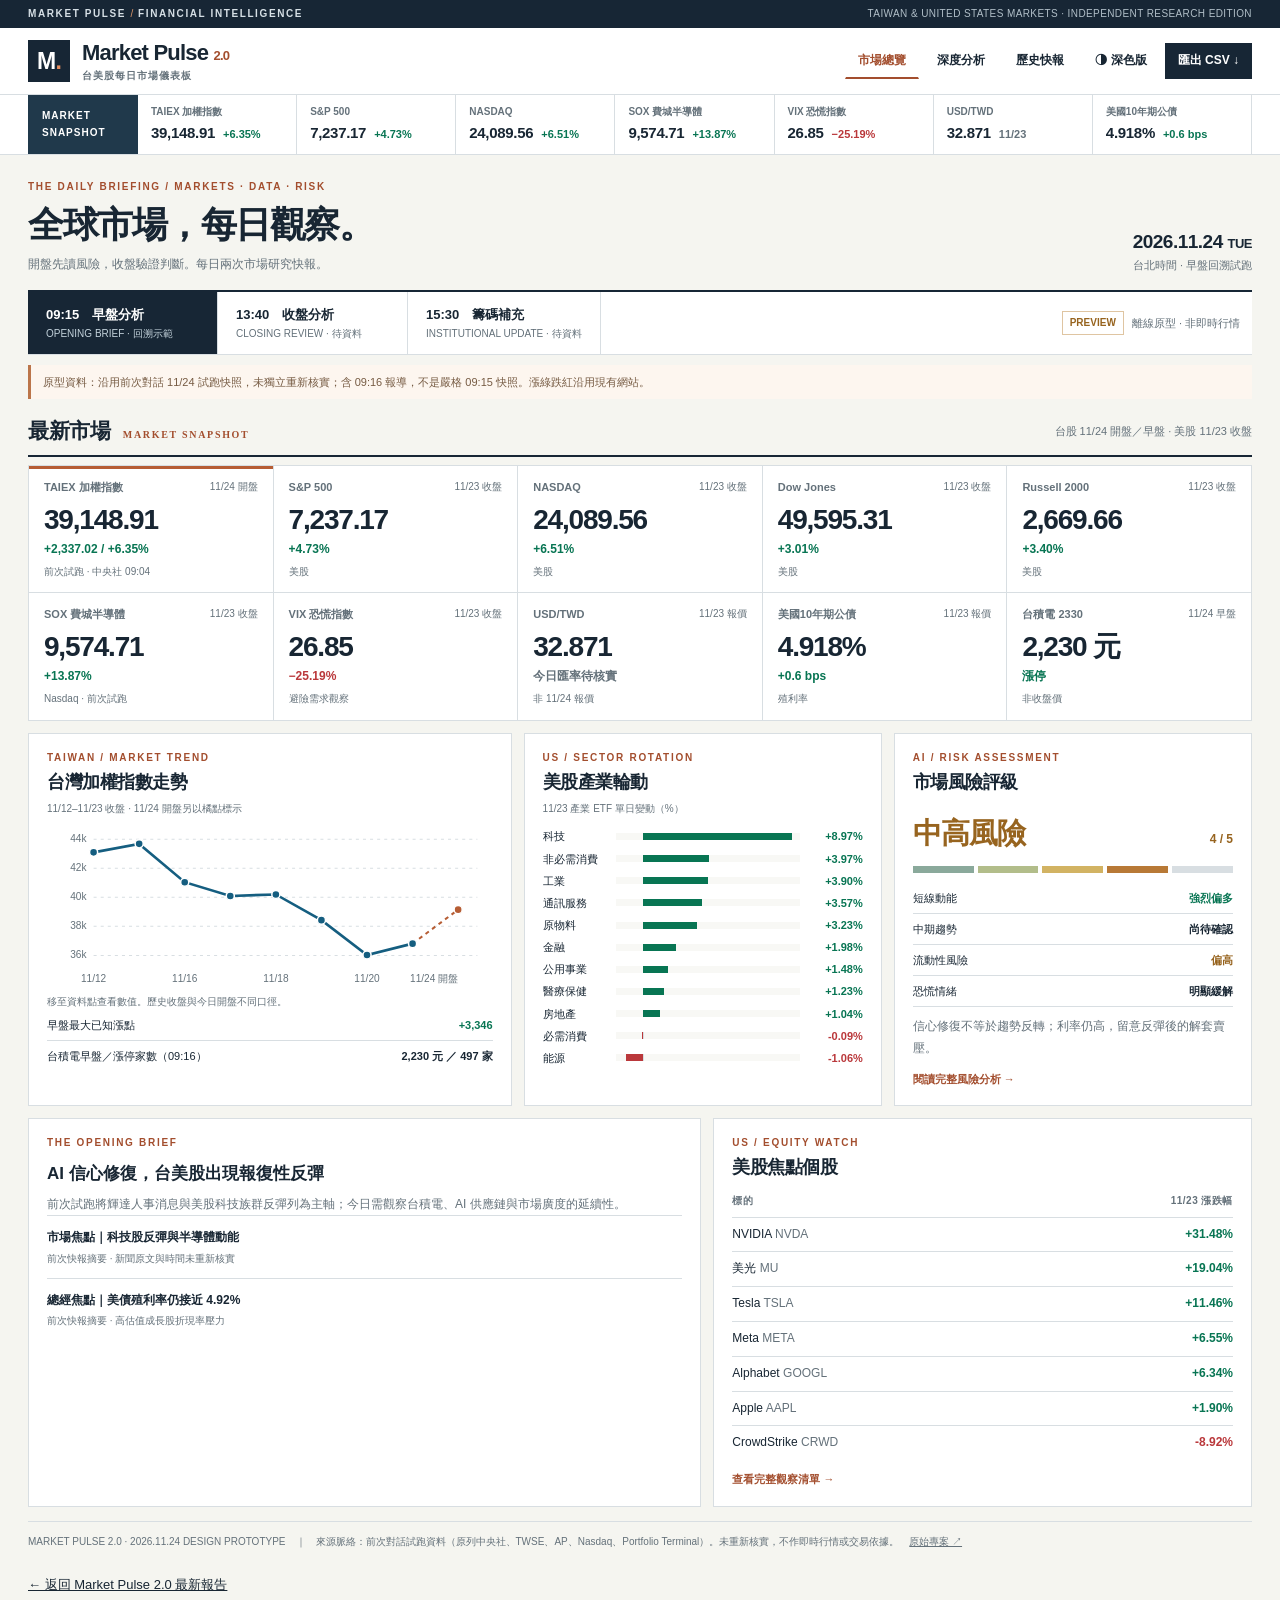
<file: demo-2026-11-24.html>
<!doctype html><html lang="zh-Hant-TW"><head><meta charset="utf-8"><meta name="viewport" content="width=device-width,initial-scale=1"><title>Market Pulse 2.0｜台美股每日市場儀表板</title><style>
:root{--bg:#f5f5f0;--pane:#fff;--line:#d8dee2;--text:#182633;--sub:#64717a;--accent:#a34e2e;--header:#172635;--up:#087553;--down:#ba383b;--warn:#97641f;--soft:#f8f8f5}*{box-sizing:border-box}body{margin:0;background:var(--bg);color:var(--text);font:13px/1.65 'Segoe UI','Noto Sans CJK TC','Microsoft JhengHei',sans-serif;font-variant-numeric:tabular-nums}button,input,select{font:inherit;color:inherit}button{cursor:pointer}button:focus-visible,a:focus-visible,input:focus-visible{outline:2px solid var(--accent);outline-offset:2px}a{color:inherit}h1,h2,h3,p{margin:0}h1,h2{font-family:Georgia,'Noto Serif CJK TC',serif}h1{font-size:36px;line-height:1.35;letter-spacing:-1.5px}h2{font-size:21px;letter-spacing:-.5px}h3{font-size:14px}.wrap{max-width:1370px;margin:auto;padding:0 28px}.utility{background:#172635;color:#d6dfe5;font-size:10px;letter-spacing:1.6px;font-weight:700}.utility .wrap,.header .wrap{display:flex;justify-content:space-between;align-items:center;gap:15px}.utility .wrap{height:28px}.utility span:last-child{font-weight:400;letter-spacing:.4px;color:#b1bfc8}.header{background:var(--pane);border-bottom:1px solid var(--line)}.header .wrap{min-height:66px}.brand{display:flex;align-items:center;gap:12px;font-size:22px;font-weight:800;letter-spacing:-.8px;line-height:1.1}.logo{background:#172635;color:white;width:42px;height:42px;display:grid;place-content:center;display:flex;align-items:center;justify-content:center;font:900 23px Arial}.logo i{color:#e58d5e;font-style:normal}.brand small{display:block;font-size:10px;color:var(--sub);letter-spacing:1px;margin-top:5px;font-weight:600}.nav{display:flex;gap:5px;align-items:center;flex-wrap:wrap}.nav button,.btn{border:1px solid transparent;background:transparent;padding:7px 12px;font-size:12px;font-weight:650}.nav button.active{border-bottom:2px solid var(--accent);color:var(--accent)}.btn{border-color:var(--line);background:var(--pane)}.btn:hover,.nav button:hover{background:var(--soft)}.primary{background:var(--header)!important;color:white;border-color:var(--header)}.ribbon{border-bottom:1px solid var(--line);background:var(--pane)}.ribbon .wrap{display:flex;overflow:auto;padding:0 28px}.ribbonlabel{background:#20394b;color:white;display:grid;align-content:center;padding:0 14px;font-size:10px;font-weight:800;letter-spacing:1px;min-width:110px}.ticker{min-width:147px;flex:1;padding:9px 13px;border-right:1px solid var(--line);white-space:nowrap}.ticker small{display:block;color:var(--sub);font-size:10px;font-weight:650}.ticker strong{font-size:15px;letter-spacing:-.3px}.ticker em{font-style:normal;font-size:11px;font-weight:700;margin-left:8px}.up{color:var(--up)}.down{color:var(--down)}.warn{color:var(--warn)}.muted{color:var(--sub)}.kicker{font-size:10px;letter-spacing:1.7px;font-weight:800;color:var(--accent)}.mast{padding-top:24px}.intro{display:flex;justify-content:space-between;gap:20px;align-items:flex-end;margin:5px 0 12px}.intro p{color:var(--sub);font-size:12px;margin-top:6px}.date{text-align:right;white-space:nowrap}.date b{font-size:19px;letter-spacing:-.5px}.date small{display:block;color:var(--sub)}.sessionbar{display:flex;align-items:stretch;justify-content:space-between;border-top:2px solid var(--header);border-bottom:1px solid var(--line);background:var(--pane);margin-top:15px}.sessions{display:flex;flex-wrap:wrap}.session{border:0;border-right:1px solid var(--line);background:none;padding:12px 18px;text-align:left;min-width:190px}.session b{font-size:13px;display:block}.session small{display:block;font-size:10px;color:var(--sub)}.session.active{background:var(--header);color:white}.session.active small{color:#c4d3dc}.tag{font-size:10px;border:1px solid #dfc5a2;color:var(--warn);padding:3px 7px;font-weight:700;white-space:nowrap}.status{display:flex;align-items:center;gap:8px;padding:0 12px;color:var(--sub);font-size:11px}.notice{margin:10px 0 15px;border-left:3px solid #bb754a;background:#fdf6ef;color:#765b43;padding:8px 12px;font-size:11px}.sectionhead{display:flex;justify-content:space-between;align-items:center;margin:14px 0 8px;border-bottom:2px solid var(--header);padding-bottom:6px;gap:12px}.sectionhead p{font-size:11px;color:var(--sub)}.metrics{display:grid;grid-template-columns:repeat(5,1fr);gap:1px;background:var(--line);border:1px solid var(--line)}.metric{background:var(--pane);padding:12px 15px;min-width:0}.metric .name{display:flex;justify-content:space-between;align-items:center;color:var(--sub);font-size:11px;font-weight:650}.metric .name small{font-size:10px;font-weight:400}.metric .val{font:750 28px/1.25 'Segoe UI',Arial,sans-serif;letter-spacing:-1.2px;margin:6px 0 3px}.metric .change{font-size:12px;font-weight:700}.metric .foot{color:var(--sub);font-size:10px;margin-top:4px}.metric.lead{box-shadow:inset 0 3px 0 #b65d34}.cols{display:grid;grid-template-columns:1.35fr 1fr 1fr;gap:12px;margin-top:12px;align-items:stretch}.panel{background:var(--pane);border:1px solid var(--line);padding:16px 18px;min-width:0}.panel h2{font-size:18px;margin:2px 0 3px}.panel .sub{font-size:10px;color:var(--sub);margin-bottom:10px}.paneltop{display:flex;align-items:center;justify-content:space-between;gap:10px}.risknum{display:flex;align-items:baseline;justify-content:space-between;margin:12px 0 8px}.risknum strong{font-size:29px;color:var(--warn);letter-spacing:-1px}.risknum span{font-size:12px;font-weight:700;color:var(--warn)}.meter{display:flex;gap:4px;margin-bottom:10px}.meter i{height:7px;flex:1;background:var(--line)}.meter i:nth-child(1){background:#8aa99b}.meter i:nth-child(2){background:#b2bd8a}.meter i:nth-child(3){background:#d2b363}.meter i:nth-child(4){background:#b87936}.kv{display:flex;justify-content:space-between;gap:10px;border-bottom:1px solid var(--line);padding:6px 0;font-size:11px}.kv:last-child{border:0}.kv b{font-weight:700}.headline{font-size:17px;line-height:1.6;font-weight:750;margin:9px 0 6px}.story{font-size:12px;line-height:1.8;color:var(--sub)}.linkbtn{border:0;background:none;color:var(--accent);font-size:11px;font-weight:700;padding:10px 0 0}.sectors{display:grid;gap:4px}.sector{display:grid;grid-template-columns:66px 1fr 56px;align-items:center;gap:7px;font-size:11px}.bartrack{height:7px;position:relative;background:var(--soft)}.bartrack:before{content:'';position:absolute;left:15%;height:100%;border-left:1px solid var(--line)}.bartrack i{position:absolute;height:7px;left:15%;background:var(--up)}.bartrack i.neg{background:var(--down);left:auto;right:85%}.sector b{text-align:right;font-size:11px}.chart{width:100%;height:auto;display:block;margin-top:9px}.chart text{fill:var(--sub);font-size:10px}.chart .grid{stroke:var(--line);stroke-dasharray:3 4}.chart .plot{fill:none;stroke:#155e80;stroke-width:2.6}.chart circle{fill:#155e80;stroke:var(--pane);stroke-width:1.5;cursor:crosshair}.chart circle:hover{r:6;fill:#b65d34}.chartnote{font-size:10px;color:var(--sub)}.wide{display:grid;grid-template-columns:1.25fr 1fr;gap:12px;margin-top:12px}.news{border-top:1px solid var(--line);padding:10px 0}.news:first-of-type{margin-top:8px}.news b{font-size:12px}.news small{display:block;color:var(--sub);font-size:10px;margin-top:3px}.table{width:100%;border-collapse:collapse;font-size:12px}.table th{text-align:left;font-size:10px;color:var(--sub);border-bottom:1px solid var(--line);padding:7px 0;letter-spacing:.5px}.table td{border-bottom:1px solid var(--line);padding:7px 0}.table th:last-child,.table td:last-child{text-align:right}.table tr:last-child td{border:0}.table td small{display:block;color:var(--sub);font-size:10px}.split{display:grid;grid-template-columns:1fr 1fr;gap:12px}.scenario{padding:11px 0;border-top:1px solid var(--line);display:grid;grid-template-columns:30px 1fr;gap:10px;align-items:start}.scenario:first-of-type{margin-top:10px}.scenario .letter{font:700 23px Georgia;color:var(--accent)}.scenario b{display:block;font-size:14px}.scenario strong{font-size:18px;letter-spacing:-.6px}.scenario p{font-size:11px;color:var(--sub)}.factor{padding:10px 0;border-top:1px solid var(--line);font-size:12px}.factor b{display:block;margin-bottom:3px}.factor p{color:var(--sub)}.analysislead{font:700 24px/1.55 Georgia,'Noto Serif CJK TC',serif;letter-spacing:-.6px;margin:5px 0 10px}.search{border:1px solid var(--line);background:var(--pane);padding:6px 9px;width:170px;font-size:11px}.watchtabs{display:flex;gap:4px;margin:10px 0}.watchtabs button{border:1px solid var(--line);background:var(--pane);padding:4px 10px;font-size:11px}.watchtabs button.active{background:var(--header);color:white}.foot{margin:14px 0 0;padding:12px 0;border-top:1px solid var(--line);font-size:10px;color:var(--sub)}.hidden,[hidden]{display:none!important}.empty{padding:24px;color:var(--sub);text-align:center}.archive-row{padding:14px;border-bottom:1px solid var(--line);display:flex;justify-content:space-between;gap:12px;align-items:center}.closegrid{display:grid;grid-template-columns:repeat(3,1fr);gap:12px}.closegrid .panel strong{font-size:28px;color:var(--sub)}.dark{--bg:#101923;--pane:#192632;--line:#354755;--text:#e5ebee;--sub:#a2b3bc;--accent:#e29a73;--header:#30495c;--up:#75dba6;--down:#ff8d92;--warn:#e9bd78;--soft:#253541}.dark .notice{background:#343127;color:#ecdbbf}.dark .chart .plot{stroke:#9fcee5}.dark .chart circle{fill:#9fcee5}.dark .tag{border-color:#69583b}.dark .logo{background:#0d1720}.dark .ribbonlabel{background:#263d50}@media(max-width:1000px){.metrics{grid-template-columns:repeat(3,1fr)}.cols{grid-template-columns:1fr 1fr}.cols .panel:first-child{grid-column:span 2}.session{min-width:150px}.status{display:none}}@media(max-width:720px){.wrap{padding:0 16px}.utility .wrap span:last-child{display:none}.header .wrap{flex-wrap:wrap;padding-top:10px;padding-bottom:9px}.brand{font-size:19px}.nav{gap:1px}.nav button,.btn{padding:6px 8px;font-size:11px}.ribbon .wrap{padding:0 16px}.intro{display:block}.date{text-align:left;margin-top:8px}.date b{font-size:14px}.date small{display:inline}.intro h1{font-size:28px}.sessions{width:100%}.session{flex:1;min-width:0;padding:8px 9px}.session b{font-size:11px}.session small{font-size:9px}.metrics{grid-template-columns:repeat(2,1fr)}.metric{padding:12px}.metric .val{font-size:23px}.metric .name{display:block}.metric .name small{display:block}.cols,.wide,.split,.closegrid{grid-template-columns:1fr}.cols .panel:first-child{grid-column:auto}.panel{padding:14px}.sectionhead{align-items:start}.sectionhead p{font-size:10px}.mast{padding-top:16px}.search{width:130px}.table{font-size:11px}.analysislead{font-size:22px}}
</style></head><body>
<div class="utility"><div class="wrap"><span>MARKET PULSE <span style="color:#df986c">/</span> FINANCIAL INTELLIGENCE</span><span>TAIWAN & UNITED STATES MARKETS · INDEPENDENT RESEARCH EDITION</span></div></div>
<header class="header"><div class="wrap"><div class="brand"><span class="logo">M<i>.</i></span><span>Market Pulse <span style="color:var(--accent);font-size:13px">2.0</span><small>台美股每日市場儀表板</small></span></div><nav class="nav" aria-label="頁面"><button data-view="overview" class="active">市場總覽</button><button data-view="analysis">深度分析</button><button data-view="archive">歷史快報</button><button id="theme" class="btn">◑ 深色版</button><button id="export" class="btn primary">匯出 CSV ↓</button></nav></div></header>
<div class="ribbon"><div class="wrap" id="ribbon"></div></div>
<main class="wrap mast"><div class="kicker">THE DAILY BRIEFING / MARKETS · DATA · RISK</div><div class="intro"><div><h1 id="pageTitle">全球市場，每日觀察。</h1><p id="pageSub">開盤先讀風險，收盤驗證判斷。每日兩次市場研究快報。</p></div><div class="date"><b>2026.11.24 <span style="font-size:13px">TUE</span></b><small>台北時間 · 早盤回溯試跑</small></div></div>
<div class="sessionbar"><div class="sessions"><button class="session active" data-session="opening"><b>09:15　早盤分析</b><small>OPENING BRIEF · 回溯示範</small></button><button class="session" data-session="closing"><b>13:40　收盤分析</b><small>CLOSING REVIEW · 待資料</small></button><button class="session" data-session="institution"><b>15:30　籌碼補充</b><small>INSTITUTIONAL UPDATE · 待資料</small></button></div><div class="status"><span class="tag">PREVIEW</span>離線原型 · 非即時行情</div></div>
<div class="notice">原型資料：沿用前次對話 11/24 試跑快照，未獨立重新核實；含 09:16 報導，不是嚴格 09:15 快照。漲綠跌紅沿用現有網站。</div>
<section id="overview"><div class="sectionhead"><h2>最新市場 <span class="kicker" style="margin-left:8px">MARKET SNAPSHOT</span></h2><p>台股 11/24 開盤／早盤 · 美股 11/23 收盤</p></div><div id="metrics" class="metrics"></div>
<div class="cols"><article class="panel"><div class="kicker">TAIWAN / MARKET TREND</div><h2>台灣加權指數走勢</h2><div class="sub">11/12–11/23 收盤 · 11/24 開盤另以橘點標示</div><div id="chart"></div><div class="chartnote" id="chartnote">移至資料點查看數值。歷史收盤與今日開盤不同口徑。</div><div class="kv"><span>早盤最大已知漲點</span><b class="up">+3,346</b></div><div class="kv"><span>台積電早盤／漲停家數（09:16）</span><b>2,230 元 ／ 497 家</b></div></article>
<article class="panel"><div class="kicker">US / SECTOR ROTATION</div><h2>美股產業輪動</h2><div class="sub">11/23 產業 ETF 單日變動（%）</div><div class="sectors" id="sectors"></div></article>
<article class="panel"><div class="kicker">AI / RISK ASSESSMENT</div><h2>市場風險評級</h2><div class="risknum"><strong>中高風險</strong><span>4 / 5</span></div><div class="meter"><i></i><i></i><i></i><i></i><i></i></div><div class="kv"><span>短線動能</span><b class="up">強烈偏多</b></div><div class="kv"><span>中期趨勢</span><b>尚待確認</b></div><div class="kv"><span>流動性風險</span><b class="warn">偏高</b></div><div class="kv"><span>恐慌情緒</span><b>明顯緩解</b></div><p class="story" style="margin-top:9px">信心修復不等於趨勢反轉；利率仍高，留意反彈後的解套賣壓。</p><button class="linkbtn" data-go="analysis">閱讀完整風險分析 →</button></article></div>
<div class="wide"><article class="panel"><div class="kicker">THE OPENING BRIEF</div><div class="headline">AI 信心修復，台美股出現報復性反彈</div><p class="story">前次試跑將輝達人事消息與美股科技族群反彈列為主軸；今日需觀察台積電、AI 供應鏈與市場廣度的延續性。</p><div class="news"><b>市場焦點｜科技股反彈與半導體動能</b><small>前次快報摘要 · 新聞原文與時間未重新核實</small></div><div class="news"><b>總經焦點｜美債殖利率仍接近 4.92%</b><small>前次快報摘要 · 高估值成長股折現率壓力</small></div></article><article class="panel"><div class="kicker">US / EQUITY WATCH</div><h2>美股焦點個股</h2><table class="table" id="usTable"></table><button class="linkbtn" data-go="analysis">查看完整觀察清單 →</button></article></div></section>
<section id="analysis" hidden><div class="sectionhead"><h2>今日深度分析 <span class="kicker" style="margin-left:8px">MARKET INTELLIGENCE</span></h2><p>定性研究評論 · 非個人化投資建議</p></div><div class="split"><article class="panel"><div class="kicker">01 / MARKET THESIS</div><div class="analysislead">市場正在修復信心，但尚不能確認空頭危機解除。</div><div class="factor"><b>人事利空反轉</b><p>依前次試跑，輝達人事消息改善短期信心；AI 產業財務風險仍需持續觀察。</p></div><div class="factor"><b>政策與流動性</b><p>前次快報提及融資維持率門檻調整；實際政策須以主管機關公告核對。</p></div><div class="factor"><b>高利率估值壓力</b><p>10 年期美債殖利率 4.918%（試跑值），可能限制科技股估值擴張。</p></div><div class="factor"><b>跌深反彈而非確定反轉</b><p>關注成交量、市場廣度與權值股是否維持強勢。</p></div></article><article class="panel"><div class="kicker">02 / SCENARIO ANALYSIS</div><h2>三種收盤情境</h2><div class="sub">早盤設定的觀察門檻，非機率預測</div><div class="scenario"><span class="letter">A</span><div><b>強勢反彈延續</b><strong class="up">40,000 點以上</strong><p>台積電維持強勢，AI 供應鏈買盤延續至尾盤。</p></div></div><div class="scenario"><span class="letter">B</span><div><b>高檔震盪</b><strong class="warn">39,000–39,999.99</strong><p>早盤強勢，但部分個股遭遇獲利了結賣壓。</p></div></div><div class="scenario"><span class="letter">C</span><div><b>反彈失速</b><strong class="down">39,000 點以下</strong><p>反彈遇到解套賣壓，信心修復不如預期。</p></div></div><div class="notice" style="margin-bottom:0">收盤後依實際指數歸類；本頁沒有預填未來收盤結果。</div></article></div>
<div class="wide"><article class="panel"><div class="paneltop"><div><div class="kicker">03 / INVESTMENT WATCHLIST</div><h2>投資研究觀察清單</h2></div><input class="search" id="search" placeholder="搜尋代號／名稱" aria-label="搜尋觀察清單"></div><div class="watchtabs"><button data-filter="all" class="active">全部</button><button data-filter="ETF">ETF</button><button data-filter="TW">台股</button><button data-filter="US">美股</button></div><table class="table" id="watchTable"></table></article><article class="panel"><div class="paneltop"><div><div class="kicker">04 / CLOSING VALIDATION</div><h2>早盤判斷 × 收盤驗證</h2></div><span class="tag">等待收盤</span></div><div class="sub">預計報告 13:40 · 台北時間</div><table class="table"><thead><tr><th>驗證項目</th><th>早盤基準</th><th>收盤結果</th></tr></thead><tbody><tr><td>TAIEX</td><td>39,148.91（開盤）</td><td>待更新</td></tr><tr><td>台股漲跌</td><td>+6.35%</td><td>待更新</td></tr><tr><td>台積電</td><td>2,230 元（早盤）</td><td>待更新</td></tr><tr><td>漲停家數</td><td>497（09:16）</td><td>待更新</td></tr><tr><td>全日成交金額</td><td>—</td><td>待更新</td></tr><tr><td>情境 A／B／C</td><td>門檻已設定</td><td>待驗證</td></tr><tr><td>市場風險</td><td>中高（4/5）</td><td>待評估</td></tr></tbody></table><div style="border-top:2px solid var(--header);margin-top:18px;padding-top:12px"><div class="kicker">AI REVIEW / PENDING</div><h3 style="margin:4px 0">收盤後檢視早盤假設</h3><p class="story">比較市場實際走勢與早盤假設，記錄正確訊號、低估因素、隔日風險。保留原始早盤報告，不以收盤資訊回填。</p><button class="linkbtn" data-close>切換至收盤報告 →</button></div></article></div></section>
<section id="pending" hidden><div class="sectionhead"><h2 id="pendingTitle">收盤分析</h2><span class="tag">等待資料</span></div><div class="panel"><div class="kicker">REPORT STATUS / PENDING</div><h2 id="pendingHead">13:40 收盤報告尚未產生</h2><p class="story">本次原型只包含早盤試跑資料，不使用推測值填入尚未取得的收盤或籌碼數據。實際部署後，需由資料擷取與排程服務提供更新。</p></div><div class="closegrid" style="margin-top:12px"><div class="panel"><div class="muted">TAIEX 收盤指數</div><strong>—</strong></div><div class="panel"><div class="muted">成交金額</div><strong>—</strong></div><div class="panel"><div class="muted">早盤情境驗證</div><strong>待驗證</strong></div></div><button class="btn" data-open style="margin-top:12px">返回早盤分析</button></section>
<section id="archive" hidden><div class="sectionhead"><h2>歷史快報</h2><p>原型僅內建本次試跑</p></div><div class="panel"><div class="archive-row"><div><b>2026.11.24｜早盤分析</b><div class="muted">回溯示範 · 09:16 附近資料</div></div><button class="btn" data-open>瀏覽快報</button></div><div class="archive-row"><div><b>2026.11.24｜收盤分析</b><div class="muted">待資料</div></div><button class="btn" data-close>查看狀態</button></div><div class="archive-row"><div><b>既有 Market Pulse 歷史快報</b><div class="muted">既有 45 期歷史資料已獨立保存</div></div><a href="archive.html#archive" target="_blank" rel="noopener">開啟歷史資料 ↗</a></div></div></section>
<footer class="foot">MARKET PULSE 2.0 · 2026.11.24 DESIGN PROTOTYPE　｜　來源脈絡：前次對話試跑資料（原列中央社、TWSE、AP、Nasdaq、Portfolio Terminal）。未重新核實，不作即時行情或交易依據。　<a href="https://github.com/hubert066/stock" target="_blank" rel="noopener">原始專案 ↗</a></footer><div style="padding:12px 0"><a href="./">← 返回 Market Pulse 2.0 最新報告</a></div></main>
<script>
const metrics=[['TAIEX 加權指數','11/24 開盤','39,148.91','+2,337.02 / +6.35%','前次試跑 · 中央社 09:04'],['S&P 500','11/23 收盤','7,237.17','+4.73%','美股'],['NASDAQ','11/23 收盤','24,089.56','+6.51%','美股'],['Dow Jones','11/23 收盤','49,595.31','+3.01%','美股'],['Russell 2000','11/23 收盤','2,669.66','+3.40%','美股'],['SOX 費城半導體','11/23 收盤','9,574.71','+13.87%','Nasdaq · 前次試跑'],['VIX 恐慌指數','11/23 收盤','26.85','−25.19%','避險需求觀察'],['USD/TWD','11/23 報價','32.871','今日匯率待核實','非 11/24 報價'],['美國10年期公債','11/23 報價','4.918%','+0.6 bps','殖利率'],['台積電 2330','11/24 早盤','2,230 元','漲停','非收盤價']];
const sectors=[['科技',8.97],['非必需消費',3.97],['工業',3.90],['通訊服務',3.57],['原物料',3.23],['金融',1.98],['公用事業',1.48],['醫療保健',1.23],['房地產',1.04],['必需消費',-.09],['能源',-1.06]];
const stocks=[['NVDA','NVIDIA',31.48],['MU','美光',19.04],['TSLA','Tesla',11.46],['META','Meta',6.55],['GOOGL','Alphabet',6.34],['AAPL','Apple',1.90],['CRWD','CrowdStrike',-8.92]];
const watch=[['0050','元大台灣50','ETF','大盤反彈延續性'],['0052','富邦科技','ETF','科技資金回流'],['00662','富邦 NASDAQ','ETF','科技趨勢修復'],['00646／VOO','S&P 500 ETF','ETF','美股整體復甦'],['2330','台積電','TW','漲停能否維持'],['2454','聯發科','TW','IC 設計族群強度'],['2308','台達電','TW','AI 電力與估值'],['2382／2317','廣達／鴻海','TW','AI 伺服器買盤'],['NVDA','NVIDIA','US','人事利多延續性'],['MU','美光','US','記憶體反彈']];
const $=s=>document.querySelector(s), $$=s=>[...document.querySelectorAll(s)];const cls=v=>v.startsWith('+')||v==='漲停'?'up':v.startsWith('−')?'down':'muted';const pct=v=>(v>0?'+':'')+v.toFixed(2)+'%';
$('#metrics').innerHTML=metrics.map((m,i)=>`<div class="metric ${i===0?'lead':''}"><div class="name">${m[0]}<small>${m[1]}</small></div><div class="val">${m[2]}</div><div class="change ${cls(m[3])}">${m[3]}</div><div class="foot" style="margin:4px 0 0;padding:0;border:0">${m[4]}</div></div>`).join('');
$('#ribbon').innerHTML='<div class="ribbonlabel">MARKET<br>SNAPSHOT</div>'+[0,1,2,5,6,7,8].map(i=>{const m=metrics[i];return `<div class="ticker"><small>${m[0]}</small><strong>${m[2]}</strong><em class="${cls(m[3])}">${i===0?'+6.35%':i===7?'11/23':m[3]}</em></div>`}).join('');
$('#sectors').innerHTML=sectors.map(([n,v])=>`<div class="sector"><span>${n}</span><div class="bartrack"><i class="${v<0?'neg':''}" style="width:${Math.abs(v)*9}%"></i></div><b class="${v>=0?'up':'down'}">${pct(v)}</b></div>`).join('');
$('#usTable').innerHTML='<thead><tr><th>標的</th><th>11/23 漲跌幅</th></tr></thead><tbody>'+stocks.map(([s,n,v])=>`<tr><td>${n} <span class="muted">${s}</span></td><td class="${v>0?'up':'down'}"><b>${pct(v)}</b></td></tr>`).join('')+'</tbody>';
const hist=[['11/12',43091.87],['11/13',43675.12],['11/16',41040.08],['11/17',40092.11],['11/18',40194.91],['11/19',38426.89],['11/20',36033.29],['11/23',36811.89],['11/24 開盤',39148.91]];const x=i=>46+i*45,y=v=>12+(44000-v)/8500*122;const path=hist.slice(0,8).map(([d,v],i)=>(i?'L':'M')+x(i)+' '+y(v)).join(' ');$('#chart').innerHTML=`<svg class="chart" viewBox="0 0 440 164" role="img" aria-label="歷史收盤指數與今日開盤">${[44000,42000,40000,38000,36000].map(v=>`<line class="grid" x1="46" x2="425" y1="${y(v)}" y2="${y(v)}"/><text x="39" y="${y(v)+3}" text-anchor="end">${v/1000}k</text>`).join('')}<path class="plot" d="${path}"/><path d="M${x(7)} ${y(hist[7][1])}L${x(8)} ${y(hist[8][1])}" stroke="#b65d34" stroke-width="2" stroke-dasharray="4 4" fill="none"/>${hist.map(([d,v],i)=>`<circle tabindex="0" data-i="${i}" cx="${x(i)}" cy="${y(v)}" r="4" ${i===8?'style="fill:#b65d34"':''}><title>${d} ${v.toLocaleString('en-US')}</title></circle>${[0,2,4,6,8].includes(i)?`<text x="${x(i)}" y="153" text-anchor="${i===8?'end':'middle'}">${d}</text>`:''}`).join('')}</svg>`;$$('#chart circle').forEach(c=>{const f=()=>{const [d,v]=hist[+c.dataset.i];$('#chartnote').textContent=d+' · '+v.toLocaleString('en-US',{minimumFractionDigits:2})};c.onmouseenter=f;c.onfocus=f;c.onclick=f;});
let filter='all',view='overview',session='opening';function renderWatch(){const q=$('#search').value.toLowerCase().trim();const rows=watch.filter(r=>(filter==='all'||r[2]===filter)&&r.join(' ').toLowerCase().includes(q));$('#watchTable').innerHTML='<thead><tr><th>代號／標的</th><th>研究重點</th></tr></thead><tbody>'+rows.map(r=>`<tr><td><b>${r[0]}</b> <span class="muted">${r[1]}</span></td><td>${r[3]}</td></tr>`).join('')+(!rows.length?'<tr><td colspan="2">沒有符合條件的標的</td></tr>':'')+'</tbody>'}renderWatch();$('#search').oninput=renderWatch;$$('[data-filter]').forEach(b=>b.onclick=()=>{filter=b.dataset.filter;$$('[data-filter]').forEach(x=>x.classList.toggle('active',x===b));renderWatch()});
function show(v,s){view=v;session=s;['overview','analysis','archive','pending'].forEach(id=>$('#'+id).hidden=true);const pending=s!=='opening'&&v!=='archive';$('#'+(pending?'pending':v)).hidden=false;$$('[data-view]').forEach(b=>b.classList.toggle('active',b.dataset.view===v));$$('[data-session]').forEach(b=>b.classList.toggle('active',b.dataset.session===s));$('#pageTitle').textContent=v==='analysis'?'從市場訊號，到投資洞察。':v==='archive'?'每一次市場判斷，皆有紀錄。':'全球市場，每日觀察。';$('#pageSub').textContent=v==='analysis'?'風險判讀、情境分析、觀察清單，以及可追溯的收盤驗證。':'開盤先讀風險，收盤驗證判斷。每日兩次市場研究快報。';if(pending){const c=s==='closing';$('#pendingTitle').textContent=c?'收盤分析｜Closing Review':'籌碼補充｜Institutional Update';$('#pendingHead').textContent=c?'13:40 收盤報告尚未產生':'15:30 籌碼補充尚未產生'}location.hash=v+'-'+s;window.scrollTo(0,0)}
$$('[data-view]').forEach(b=>b.onclick=()=>show(b.dataset.view,session));$$('[data-session]').forEach(b=>b.onclick=()=>show(view==='archive'?'overview':view,b.dataset.session));$$('[data-go]').forEach(b=>b.onclick=()=>show(b.dataset.go,'opening'));$$('[data-open]').forEach(b=>b.onclick=()=>show('overview','opening'));$$('[data-close]').forEach(b=>b.onclick=()=>show('analysis','closing'));$('#theme').onclick=()=>{document.documentElement.classList.toggle('dark');$('#theme').textContent=document.documentElement.classList.contains('dark')?'◑ 淺色版':'◑ 深色版'};$('#export').onclick=()=>{const rows=[['指標','時間','數值','變動','來源說明'],...metrics,['資料狀態','回溯原型，未重新核實','','','']];const csv='\ufeff'+rows.map(r=>r.map(s=>'"'+String(s).replaceAll('"','""')+'"').join(',')).join('\r\n');const a=document.createElement('a');a.href=URL.createObjectURL(new Blob([csv],{type:'text/csv;charset=utf-8'}));a.download='market-pulse-opening-demo-20261124.csv';a.click();setTimeout(()=>URL.revokeObjectURL(a.href),1000)};const [v,s]=location.hash.slice(1).split('-');if(['overview','analysis','archive'].includes(v)&&['opening','closing','institution'].includes(s))show(v,s);
</script></body></html>
</file>
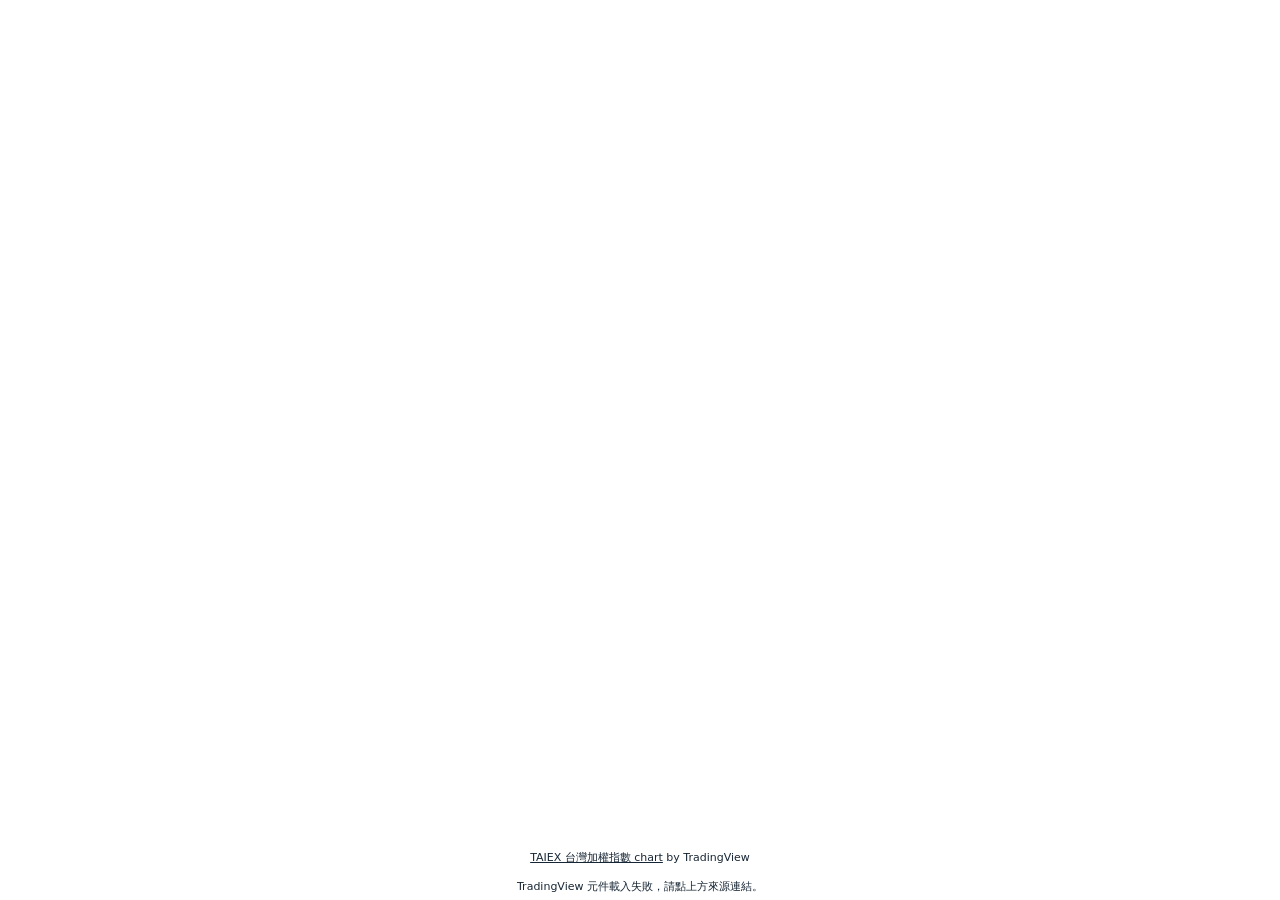
<file: market-chart.html>
<!doctype html><html lang="zh-Hant"><head><meta charset="utf-8"><meta name="viewport" content="width=device-width,initial-scale=1"><meta name="referrer" content="no-referrer"><title>Market Pulse | Chart</title><style>html,body{margin:0;height:100%;font:13px system-ui,sans-serif;background:white;color:#172635}body.dark{background:#192632;color:#e5ebee}.tradingview-widget-container{height:calc(100% - 28px);width:100%}.tradingview-widget-container__widget{height:calc(100% - 26px);width:100%}.tradingview-widget-copyright{text-align:center;font-size:11px;padding:4px}.tradingview-widget-copyright a{color:inherit}#note{height:28px;text-align:center;font-size:11px;display:grid;place-items:center}</style></head><body><div class="tradingview-widget-container"><div class="tradingview-widget-container__widget"></div><div class="tradingview-widget-copyright"><a id="source" href="https://www.tradingview.com/" target="_blank" rel="noopener noreferrer nofollow"><span id="label"></span></a> by TradingView</div></div><div id="note">圖表依 TradingView 市場授權，可能延遲；不讀取私人行情。</div><script>
const map={"taiex":["TAIEX 台灣加權指數","INDEX:TAIEX"],"sp500":["S&P 500","SP:SPX"],"nasdaq":["NASDAQ","NASDAQ:IXIC"],"sox":["費城半導體","TVC:SOX"],"vix":["VIX 恐慌指數","CBOE:VIX"],"usd_twd":["USD/TWD","FX_IDC:USDTWD"],"us10y":["美國10年期公債殖利率","TVC:US10Y"]};
const params=new URLSearchParams(location.search),key=params.get('k'),entry=Object.hasOwn(map,key)?map[key]:map.taiex,theme=params.get('theme')==='dark'?'dark':'light';document.body.classList.toggle('dark',theme==='dark');
document.getElementById('label').textContent=entry[0]+' chart';document.getElementById('source').href='https://www.tradingview.com/symbols/'+entry[1].replace(':','-')+'/';
const s=document.createElement('script');s.type='text/javascript';s.src='https://s3.tradingview.com/external-embedding/embed-widget-symbol-overview.js';s.async=true;s.textContent=JSON.stringify({symbols:[[entry[0],entry[1]+'|1D']],chartType:'line',lineWidth:2,lineType:0,colorTheme:theme,locale:'zh_TW',autosize:true,width:'100%',height:'100%',chartOnly:false,hideDateRanges:false,hideMarketStatus:false,hideSymbolLogo:false,scalePosition:'right',scaleMode:'Normal',dateRanges:['1d|1','1m|30','3m|60','12m|1D','60m|1W','all|1M'],noTimeScale:false,changeMode:'price-and-percent',isTransparent:false});s.onerror=()=>{document.getElementById('note').textContent='TradingView 元件載入失敗，請點上方來源連結。'};document.querySelector('.tradingview-widget-container').append(s);
</script></body></html>
</file>
<file: assets/institutional.css>
/* MARKET PULSE / INSTITUTIONAL EDITION
   Editorial market-data visual language: clean masthead, tabular quotes,
   restrained accents and high information density. Original independent UI. */
:root{
  --bg:#f5f5f0;--pane:#fff;--pane2:#f8f8f5;--pane3:#f0f2f2;
  --line:#d8dee2;--text:#182633;--sub:#64717a;--dim:#7c8990;
  --mint:#087553;--mint2:#e5f2ec;--danger:#ba383b;
  --warn:#97641f;--blue:#075a99;--radius:2px;
  --shadow:none;
  --accent:#c46235;--header:#172637;--canvas:#f5f5f0
}
html{scroll-padding-top:112px}
body{
 background:var(--bg);color:var(--text);
 font-family:-apple-system,BlinkMacSystemFont,"Segoe UI","Noto Sans TC","PingFang TC","Microsoft JhengHei",sans-serif;
 font-size:13px;line-height:1.63;font-feature-settings:"tnum";
}
a{color:var(--blue)}
a:hover{text-decoration-color:var(--accent)}
::selection{background:#f2dacd;color:#16202a}
button:focus-visible,input:focus-visible,select:focus-visible,a:focus-visible{outline:2px solid #b85c31;outline-offset:2px}
.utilitybar{background:#172635;color:#d3dbe0;border-bottom:1px solid #35475a}
.utility-inner{max-width:1370px;margin:auto;padding:7px 28px;display:flex;align-items:center;justify-content:space-between;gap:14px;font-size:10px;font-weight:700;letter-spacing:.13em}
.utility-inner strong{color:#fff;font-weight:800}.utility-inner .utility-right{color:#a9b6bf;font-weight:500;letter-spacing:.025em}
.topbar{background:#fff;backdrop-filter:none;border-bottom:1px solid #bfc8cf;box-shadow:0 2px 0 #e9edeb;top:0}
.topwrap{max-width:1370px;padding:12px 28px;min-height:66px}
.brand{color:#132638;font-weight:810;font-size:19px;letter-spacing:-.045em;gap:11px}
.brand small{font-size:9px;font-weight:640;letter-spacing:.115em;color:#677984;text-transform:uppercase;margin-top:0}
.logo{background:#172635;border:none;border-radius:0;height:41px;width:41px;color:#fff;font-size:20px;font-weight:900;letter-spacing:-.08em}
.logo span{color:#e58d5e!important}
.topactions{gap:2px;flex-wrap:nowrap}
.topactions .ghost{background:transparent;color:#243647;border:none;border-radius:0;font-size:11px;font-weight:680;letter-spacing:.03em;padding:8px 10px}
.topactions .ghost:hover{background:#f1f3f1;border:none}
.topactions .ghost.accent{background:#1d3445;color:#fff;border:1px solid #1d3445}
.topactions .ghost.accent:hover{background:#2c4e62}
.topactions #themeToggle{border:1px solid #c9d2d7;background:#fff;color:#233a49;font-size:11px;padding:8px 11px;margin-left:8px;white-space:nowrap}
.market-ribbon{background:#fdfdfb;border-bottom:1px solid #cbd4d9;overflow:hidden}
.market-ribbon-inner{max-width:1370px;padding:0 28px;display:flex;align-items:stretch;margin:auto;min-height:58px}
.market-ribbon .ribbon-label{display:flex;align-items:center;flex:none;font-size:10px;font-weight:850;letter-spacing:.12em;color:#fff;background:#1e3648;padding:0 17px;margin-left:-28px;min-width:117px}
.ribbon-scroller{display:flex;overflow-x:auto;scrollbar-width:none;flex:1}
.ribbon-scroller::-webkit-scrollbar{display:none}
.ribbon-quote{min-width:158px;flex:1;padding:8px 15px;border-right:1px solid #e0e5e8;display:grid;gap:2px;align-content:center;white-space:nowrap}
.ribbon-quote .sym{color:#64747f;font-size:9px;font-weight:760;letter-spacing:.045em;text-transform:uppercase}
.ribbon-quote .rline{display:flex;gap:9px;align-items:baseline}
.ribbon-quote strong{font-family:Arial,Helvetica,sans-serif;font-size:15px;letter-spacing:-.035em;color:#1b2933;font-variant-numeric:tabular-nums}
.ribbon-quote .mv{font-size:10px;font-weight:700}
.ribbon-quote .date{font-size:9px;color:#8d979c}
.hero{padding:38px 28px 26px;position:relative}
.hero:before{content:"";position:absolute;top:0;left:28px;right:28px;height:3px;background:#1d3343}
.hero:after{content:"";display:block;margin-top:23px;border-bottom:1px solid #bdc9cf}
.hero .eyebrow,.eyebrow,.section-kicker{color:#a34e2e;font-size:10px;font-weight:820;letter-spacing:.15em;text-transform:uppercase}
.hero h1{font-family:Georgia,"Noto Serif TC","Songti TC",serif;font-size:clamp(31px,4.6vw,53px);font-weight:750;letter-spacing:-.04em;line-height:1.25;color:#172635;margin:14px 0 7px}
.hero h1 span{color:#172635}
.hero p{color:#536575;max-width:970px;font-size:13px;line-height:1.85;margin:10px 0 15px}
.meta{gap:7px}
.chip{color:#596973;background:#fff;border:1px solid #d7dee2;border-radius:2px;font-size:10px;padding:5px 9px}
.chip strong{color:#1e3241}
.caution{background:#fdf6ef;color:#6a5948;border:1px solid #f0dec9;border-left:3px solid #bb754a;border-radius:0;padding:11px 14px;max-width:none;line-height:1.8;margin-top:17px}
.caution strong{color:#584735}
.live-section{padding-bottom:41px}
.livehead{margin:5px 0 14px;padding-bottom:13px;border-bottom:2px solid #1f3445}
.livehead h2,.archive-head h2{font-family:Georgia,"Noto Serif TC","Songti TC",serif;font-size:25px;font-weight:700;line-height:1.35;letter-spacing:-.035em;color:#172635}
.livehead p,.archive-head p{color:#6b7982}
.sync-pill{background:#fff8e9;color:#8c631e;border:1px solid #e4d0a9;border-radius:1px;font-weight:690}
.sync-pill.ok{background:#e8f3ed;color:#087254;border-color:#b4d9c8}
.sync-pill.bad{background:#fceeee;color:#a82a2d;border-color:#e9bfc1}
.ghost{background:#fff;border:1px solid #ced6db;border-radius:2px;color:#203747;padding:7px 11px;font-weight:650;font-size:11px}
.ghost:hover{background:#f2f4f4;border-color:#aebdc5}
.live-metrics{gap:0;background:#d8dee2;border:1px solid #d8dee2}
.live-tile{background:#fff;border:0;border-right:1px solid #d8dee2;border-bottom:1px solid #d8dee2;border-radius:0;padding:15px 18px}
.live-tile:nth-child(4n){border-right:0}
.live-tile .q-name{font-size:11px;color:#586b76;font-weight:670}
.live-tile .q-name small{font-size:10px;color:#9ba6ac}
.live-tile .q-val{font-size:clamp(24px,2.65vw,32px);letter-spacing:-.05em;font-weight:775;color:#1e303f;margin-top:5px}
.live-tile .q-val a{color:#1e303f}
.live-tile .q-change{font-size:12px;font-weight:700;margin-top:3px}
.live-tile .q-source{color:#88949b;font-size:9px}
.live-tile.empty .q-val{color:#a1adb1}
.positive{color:#07805d!important}.negative{color:#b62f36!important}.warn{color:#98661f!important}
.micro{color:#74838d;font-size:10px;margin:10px 0 13px}
.card{background:#fff;border:1px solid #d9e0e4;border-radius:1px;box-shadow:none}
.livegrid,.live-newsgrid{gap:12px;margin-top:12px}
.live-panel{padding:21px 22px}
.panel-heading{font-family:Georgia,"Noto Serif TC","Songti TC",serif;font-size:18px;font-weight:700;letter-spacing:-.018em;color:#1b2c3a;margin:6px 0}
.subheading{color:#72818c;font-size:11px}
.risk-box{margin-top:19px}
.risk-value{background:#f3f5f4;border:1px solid #d6dfdd;border-radius:1px;color:#243e42;font-size:24px;padding:12px 19px}
.risk-value.高,.risk-value.極高{color:#a72f3b;background:#fdf1f2;border-color:#ebc8cd}
.risk-value.偏高{color:#956220;background:#fff8ed;border-color:#edd9ba}
.risk-value.一般{color:#087553;background:#eaf6ee;border-color:#c4decf}
.risk-explain{color:#5c6d76}
.signals li{background:#f7f8f6;color:#3d5160;border-color:#e3e7e8;border-radius:1px}
.signals li:before{color:#b65f35}
.sync-detail{border-color:#dfe5e8}
.sync-row{color:#657782}
.sync-row b{color:#233a49}
.live-chart-card{padding:21px 22px;margin-top:12px}
.live-graph .grid,.graph .gridline{stroke:#e2e7e8;stroke-dasharray:3 5}
.live-graph .axis,.graph .axistext{fill:#768b99}
.live-graph .chartline{stroke:#155e80;stroke-width:2.4}
.graph .plotline{stroke:#155e80;stroke-width:2.4}
.graph .hover-point{fill:#155e80;stroke:#fff}
.graph .current-point{fill:#b45d36;stroke:#fff}
.graph .gridrect{fill:transparent}
.graphlinearea{fill:#155e80;opacity:.045}
.graphlegend{color:#74828a}
.legendmark{background:#155e80}
.graphTip{background:#182d3e;border-color:#182d3e;border-radius:0;color:#fff}
.quote-table th{color:#687c86;border-color:#d4dfe4;text-transform:uppercase;font-weight:750;letter-spacing:.055em}
.quote-table td{border-color:#e7ebec;color:#253646}
.quote-table td a{color:#1d3c54}
.quote-table td small{color:#8b9ca3}
.quote-table tbody tr:hover{background:#f8f9f7}
.search-small,.searchwrap input,.select{background:#fff;color:#223744;border:1px solid #cbd5da;border-radius:1px}
.search-small:focus,.searchwrap input:focus,.select:focus{border-color:#1e668c}
.newsfeed{gap:0;margin-top:11px}
.newsitem{border:0;border-top:1px solid #dee5e8;background:#fff;color:#203241;border-radius:0;padding:12px 0}
.newsitem:hover{background:#fafbf9;border-color:#c3d3dc}
.newsitem h4{font-size:12px;font-weight:700;color:#203241;line-height:1.7}
.newsitem .source{color:#8b7470;font-size:10px;font-weight:620}
.empty-message{background:#f6f7f6;border:1px solid #e7eced;color:#617480;border-radius:1px}
.live-fineprint{color:#7a8790;border-top:1px solid #d9e2e6;margin-top:23px;padding-top:13px}
.live-fineprint a{color:#0c5b89}
.archive-head{border-top:3px solid #1b3448;margin-top:8px;padding-top:26px}
.metrics{gap:0;border:1px solid #d5dee2;background:#d5dee2}
.metric{background:#fff;border:none;border-right:1px solid #d5dee2;border-radius:0;padding:16px 18px;min-height:109px}
.metric:before{display:none}
.metric:last-child{border-right:none}
.metric .label{color:#697a84;font-size:11px}
.metric .val{color:#1f3342;font-weight:800;font-size:clamp(24px,2.7vw,32px)}
.metric .foot{color:#83929a}
.chartcard{margin-top:12px}
.section-head h2{font-family:Georgia,"Noto Serif TC","Songti TC",serif;font-size:17px;color:#193040}
.section-head p{color:#77858e}
.range{background:#f1f3f3;border-radius:1px;border-color:#d6e0e3}
.range button{color:#536976;border-radius:0}
.range button.active{background:#1d394c;color:#fff}
.main{gap:12px}
.toolbar{top:66px;background:#fff;border-color:#d8e0e4;padding:18px}
.toolbar h2{font-family:Georgia,"Noto Serif TC","Songti TC",serif;font-size:17px;color:#1d3447}
.counter{color:#8a969f}
.timeline{scrollbar-color:#b9cbd4 transparent}
.entry{border-bottom:1px solid #e1e7e9;padding:13px 16px 13px 20px;color:#203341}
.entry:before{background:#b65e38;width:4px}
.entry:hover{background:#f4f6f6}
.entry.active{background:#f6f0eb}
.entrydate{color:#203748;font-weight:780}
.entrytitle{color:#556976;font-size:12px}
.entrymini{color:#788c97}
.entrymini strong{color:#203d52}
.entrytag{border:1px solid #dce3e5;border-radius:1px;background:#f4f5f5;color:#596e79}
.entrytag.r極高,.entrytag.r高{background:#f9e7e6;border-color:#f0d4d2;color:#a53c3e}
.entrytag.r偏高,.entrytag.r中性偏高{background:#fdf1df;border-color:#f1dfc0;color:#996522}
.entrytag.r中性{background:#e6f1eb;border-color:#d2e4da;color:#226b50}
.detail{min-height:620px;padding:24px}
.detaildate{color:#ae512c;font-size:10px}
.detail h2{font-family:Georgia,"Noto Serif TC","Songti TC",serif;color:#162c3a;line-height:1.4;font-size:clamp(21px,2.25vw,28px)}
.detailIntro{color:#7b8993}
.detailsumm{gap:1px;background:#e2e7e9;border:1px solid #e2e7e9}
.tile{background:#fdfdfc;border:0;border-radius:0;padding:13px}
.tile .name{color:#788b95}
.tile .num{color:#203b4f}
.detailsection{border-color:#dce4e7}
.detailsection h3{color:#1a3445;font-size:14px;font-weight:770}
.detailsection p{color:#4e6573;line-height:1.9}
.pnote{background:#f2f7f3!important;border:1px solid #d4e4db!important;border-radius:1px;color:#325644!important}
.watchline{color:#075c7d!important}
.detailsTable{border-radius:0;background:#e3e9eb;border-color:#e3e9eb}
.dataitem{background:#fff}
.dataitem label{color:#7b8d97}
.dataitem strong{color:#253b49}
.grand{background:#fff}
.grand p{color:#516675}
.qabox{background:#f8f9f7;border:1px solid #dee6e7;border-radius:1px}
.qabox b{color:#233848}
.note{background:#fff;color:#617582;border-radius:1px}
.footer{color:#7a8990;border-top:1px solid #d8e1e3;padding-top:15px}
.footer a{color:#1e668a}
/* Editorial mode, optional dark contrast. Both use the same information hierarchy. */
html[data-theme="dark"]{
 --bg:#101923;--pane:#192632;--pane2:#1b2a36;--pane3:#243542;
 --line:#354755;--text:#e5ebee;--sub:#a2b3bc;--dim:#8a9aa4;
 --mint:#62c59e;--danger:#f08385;--warn:#e9bd78;--blue:#92cde8;--canvas:#101923
}
html[data-theme="dark"] body{background:var(--bg);color:var(--text)}
html[data-theme="dark"] .topbar,html[data-theme="dark"] .market-ribbon,html[data-theme="dark"] .ribbon-quote,html[data-theme="dark"] .live-tile,
html[data-theme="dark"] .card,html[data-theme="dark"] .metric,html[data-theme="dark"] .newsitem,html[data-theme="dark"] .tile,html[data-theme="dark"] .dataitem,
html[data-theme="dark"] .toolbar,html[data-theme="dark"] .note,html[data-theme="dark"] .chip{background:#192632}
html[data-theme="dark"] :is(.hero h1,.hero h1 span,.brand,.livehead h2,.archive-head h2,.panel-heading,.metric .val,.live-tile .q-val,.live-tile .q-val a,.section-head h2,.detail h2,.detailsection h3,.newsitem h4,.entrydate,.entrymini strong,.dataitem strong,.tile .num,.quote-table td,.quote-table td a,.ribbon-quote strong,.sync-row b){color:#ebf2f4}
html[data-theme="dark"] :is(.hero p,.livehead p,.archive-head p,.entrytitle,.detailsection p,.subheading,.newsitem .source,.grand p){color:#acbdc6}
html[data-theme="dark"] :is(.topactions .ghost,.topactions #themeToggle,.ghost,.select,.search-small,.searchwrap input){color:#ebf2f4;background:#213240;border-color:#435462}
html[data-theme="dark"] .topactions .ghost:hover{background:#304653}
html[data-theme="dark"] .topactions .ghost.accent{background:#384f5d}
html[data-theme="dark"] :is(.live-metrics,.metrics,.detailsumm,.detailsTable){background:#344956;border-color:#344956}
html[data-theme="dark"] .live-tile,html[data-theme="dark"] .metric,html[data-theme="dark"] .ribbon-quote{border-color:#374b56}
html[data-theme="dark"] :is(.entry:hover,.quote-table tbody tr:hover){background:#253845}
html[data-theme="dark"] .entry.active{background:#35414b}
html[data-theme="dark"] :is(.risk-value,.signals li,.qabox,.empty-message){background:#223541;color:#d8e5e9;border-color:#3f5260}
html[data-theme="dark"] .caution{background:#343127;border-color:#584e3d;color:#ecdbbf}
html[data-theme="dark"] .caution strong{color:#f6d4a6}
html[data-theme="dark"] .risk-value.高,html[data-theme="dark"] .risk-value.極高{color:#ffadb2;background:#3d2932}
html[data-theme="dark"] .risk-value.偏高{color:#f3d19b;background:#3b3229}
html[data-theme="dark"] .risk-value.一般{color:#92e7c2;background:#253f36}
html[data-theme="dark"] .live-graph .grid,html[data-theme="dark"] .graph .gridline{stroke:#344b57}
html[data-theme="dark"] .live-graph .chartline,html[data-theme="dark"] .graph .plotline{stroke:#9fcee5}
html[data-theme="dark"] .live-graph .axis,html[data-theme="dark"] .graph .axistext{fill:#96aebc}
html[data-theme="dark"] .graph .hover-point{fill:#9fcee5;stroke:#1a2933}
html[data-theme="dark"] .positive{color:#75dba6!important}
html[data-theme="dark"] .negative{color:#ff8d92!important}
html[data-theme="dark"] .warn{color:#ecc57e!important}
@media(max-width:1100px){
 .topactions .hide-mobile:nth-child(4){display:none}
 .ribbon-quote{min-width:145px}
}
@media(max-width:900px){
 .topactions .hide-mobile{display:none}
 .topwrap{min-height:60px}
 .topactions{margin-left:auto}
 .toolbar{top:0}
}
@media(max-width:720px){
 .utility-inner{padding:6px 16px;font-size:9px;letter-spacing:.07em}
 .utility-inner .utility-right{display:none}
 .topwrap{padding:9px 16px;min-height:58px}
 .brand{font-size:15px;gap:8px}
 .logo{width:35px;height:35px;font-size:18px}
 .brand small{font-size:8px}
 .market-ribbon-inner{padding:0 0 0 16px;min-height:55px}
 .market-ribbon .ribbon-label{margin-left:-16px;min-width:79px;padding:0 11px;font-size:9px}
 .ribbon-quote{min-width:138px;padding:8px 12px}
 .hero{padding:26px 16px 20px}
 .hero:before{left:16px;right:16px}
 .hero h1{font-size:32px}
 .live-section{padding:0 16px 35px}
 .dashboard,.main,.appendix,.footer{padding-left:16px;padding-right:16px}
 .live-metrics{display:grid;grid-template-columns:repeat(2,minmax(0,1fr))}
 .live-tile:nth-child(2n){border-right:0}
 .live-tile:nth-child(2n+1){border-right:1px solid var(--line)}
 .live-tile{padding:12px 13px}
 .live-tile .q-val{font-size:22px}
 .livegrid,.live-newsgrid{grid-template-columns:1fr}
 .metrics{grid-template-columns:repeat(2,minmax(0,1fr))}
 .metric{border-bottom:1px solid var(--line)}
 .metric:nth-child(2n){border-right:0}
 .topactions #exportBtn{display:none}
 .topactions #themeToggle{margin-left:0;font-size:10px;padding:7px 9px}
 .livehead h2,.archive-head h2{font-size:22px}
 .section-head h2{font-size:16px}
 .detail{padding:19px 16px}
 .main{grid-template-columns:1fr}
 .timeline{max-height:400px}
}
@media(max-width:360px){
 .market-ribbon .ribbon-label{display:none}
 .brand{font-size:14px}
 .ribbon-quote{min-width:128px}
}
@media(prefers-reduced-motion:reduce){*{animation:none!important;scroll-behavior:auto!important;transition:none!important}}
@media print{.utilitybar,.market-ribbon,#themeToggle{display:none!important}:root{--bg:#fff;--text:#172637;--pane:#fff}}
</file>
